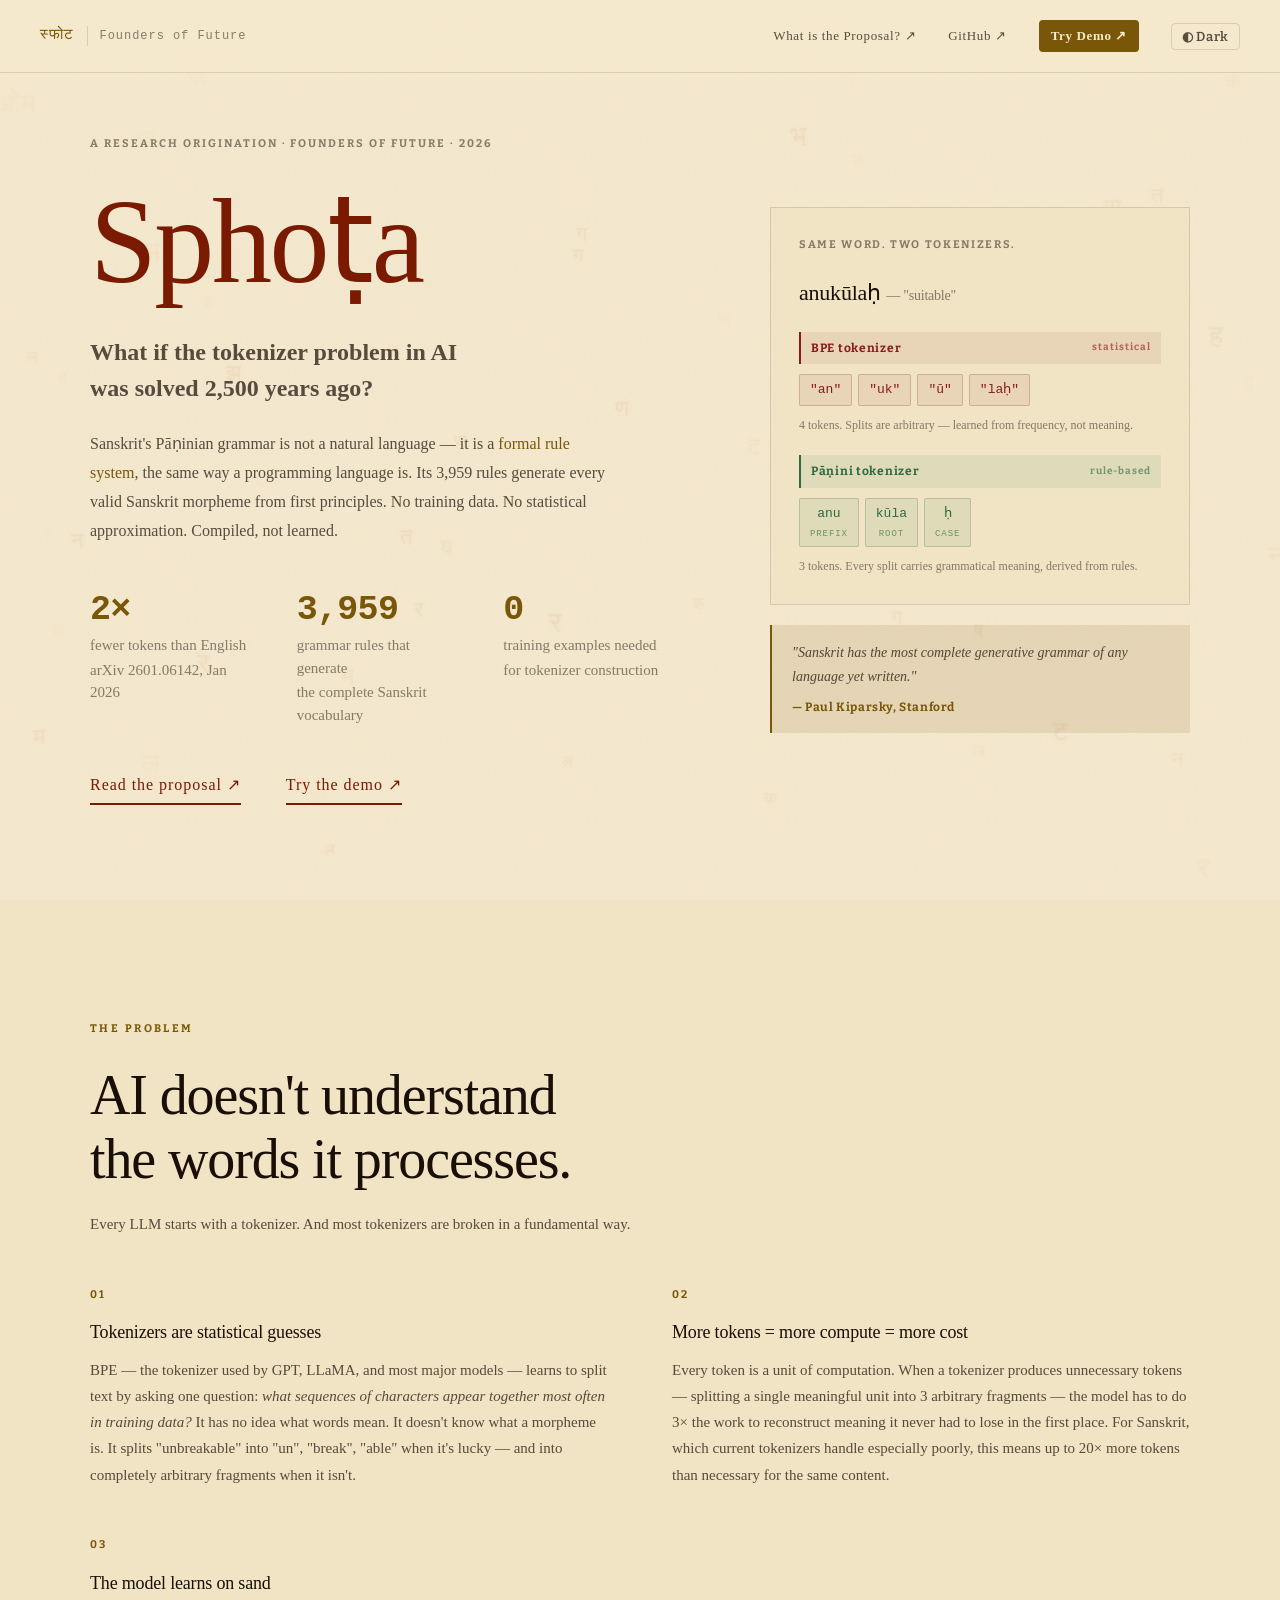
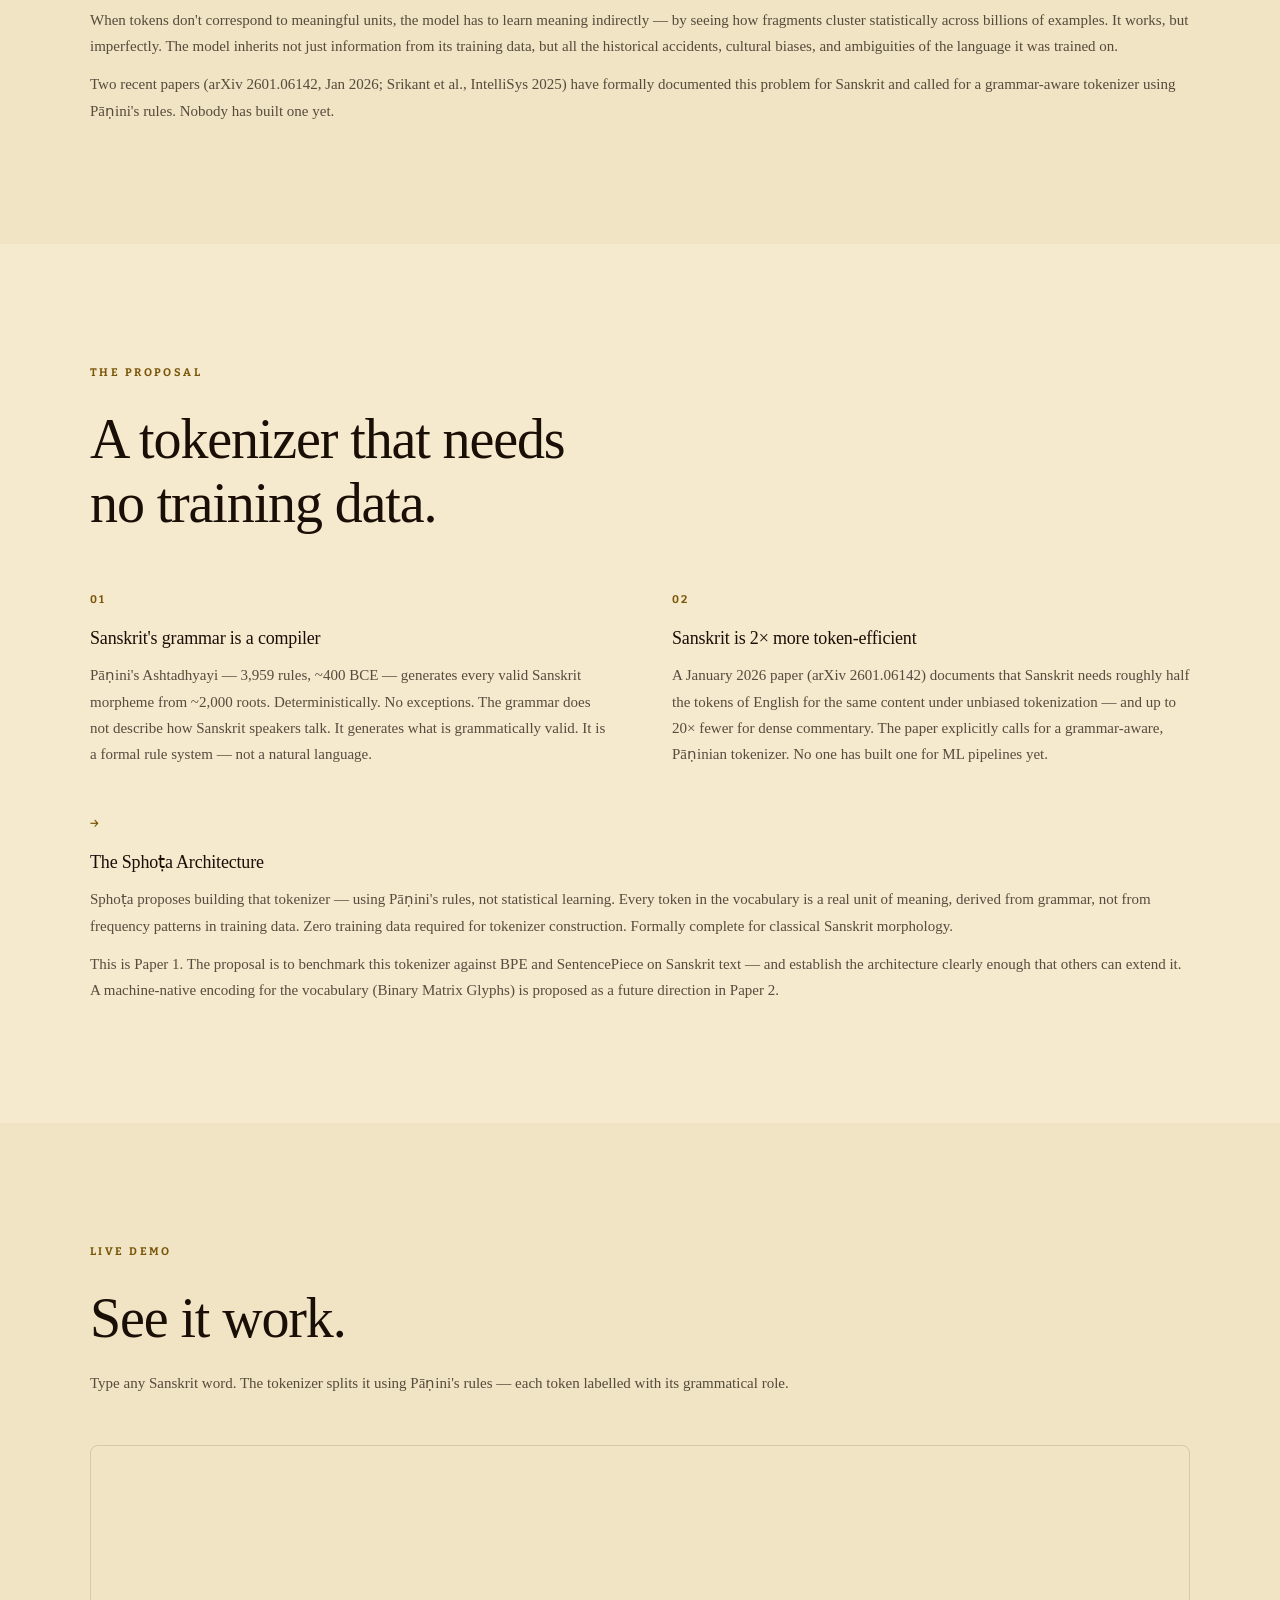
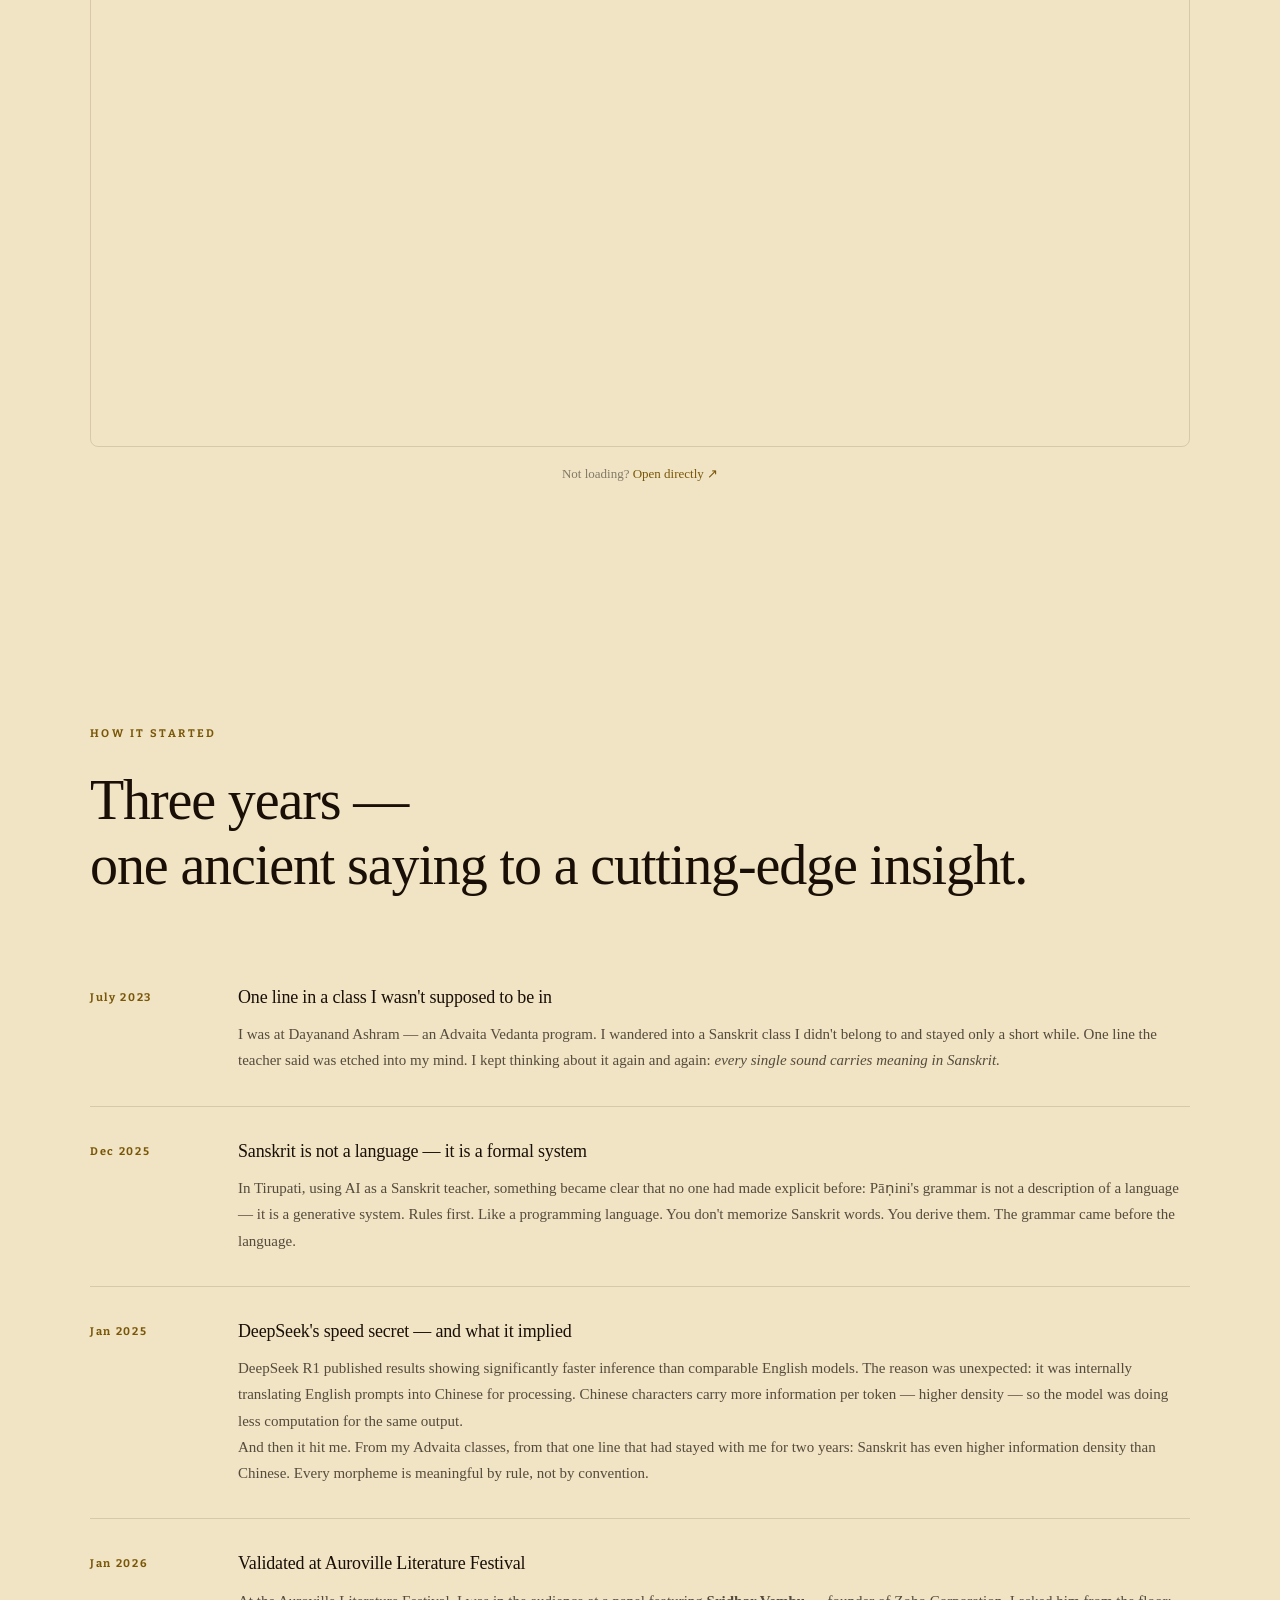
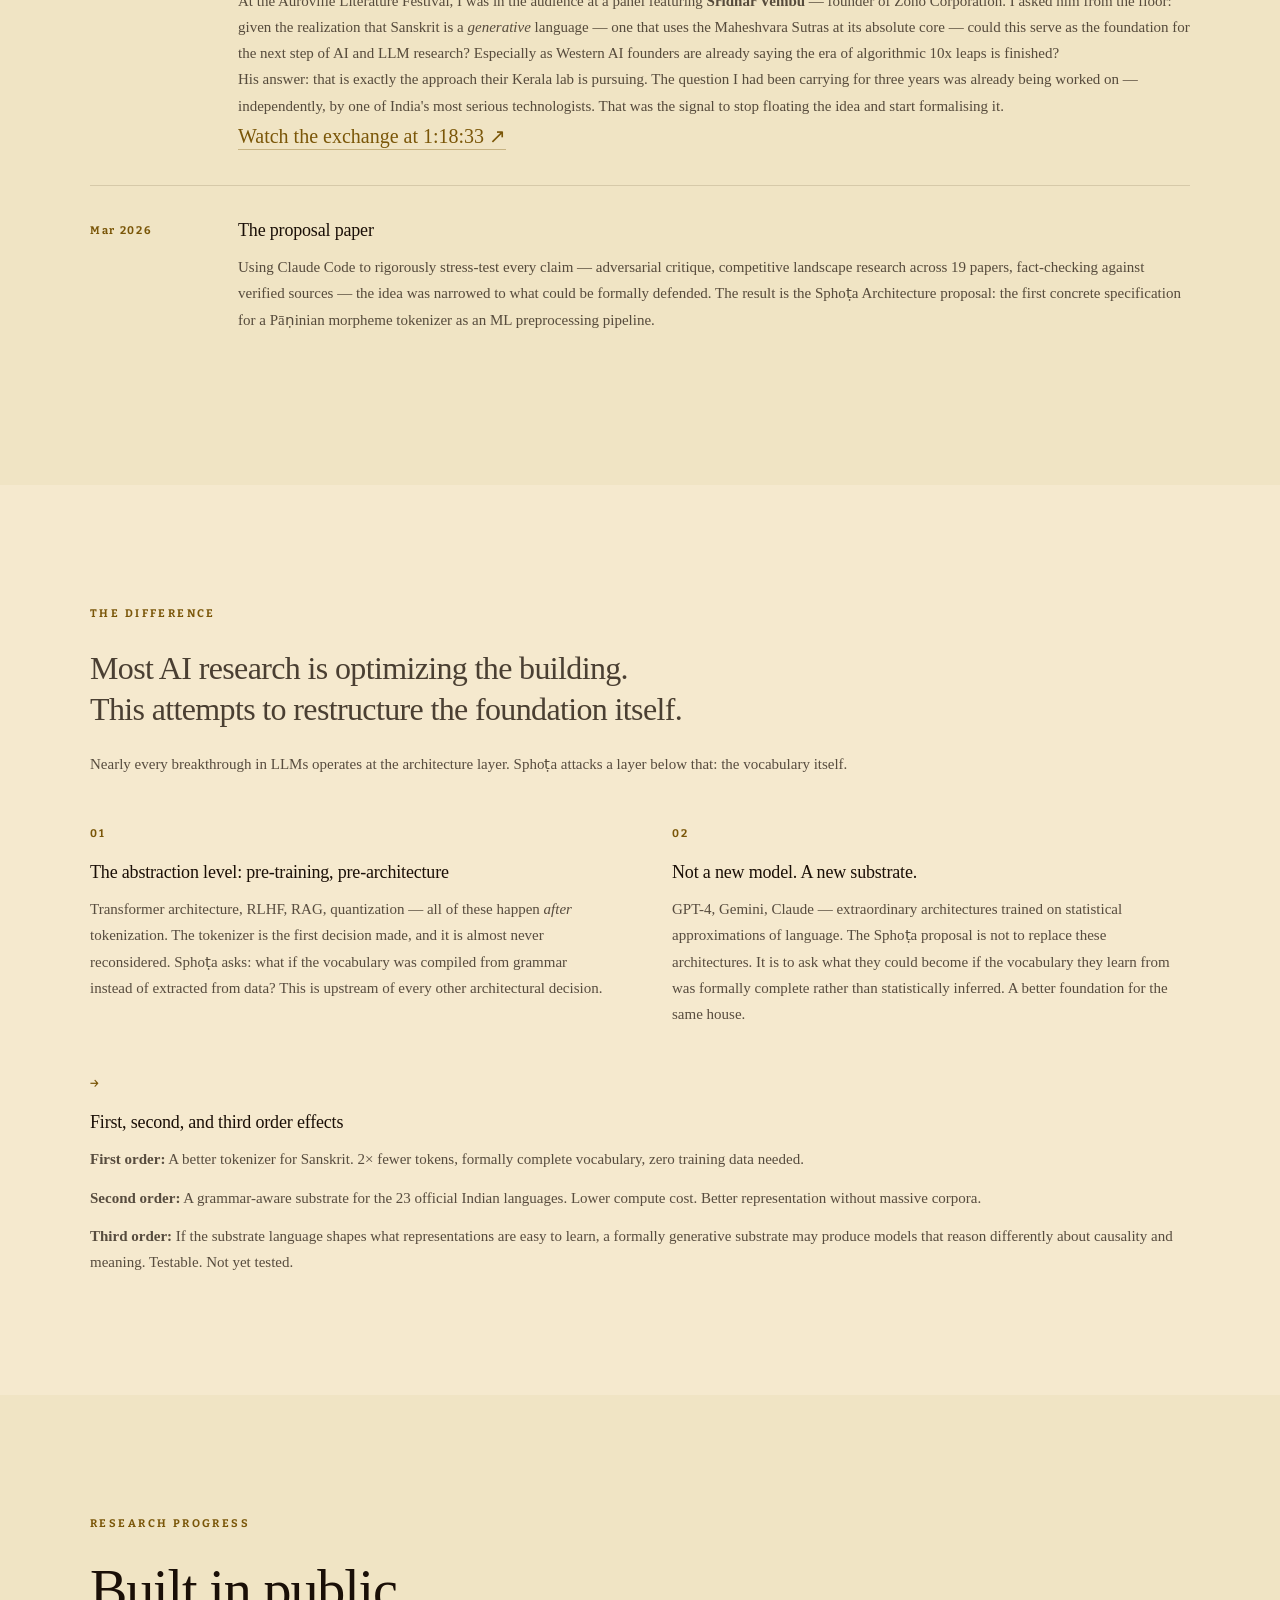
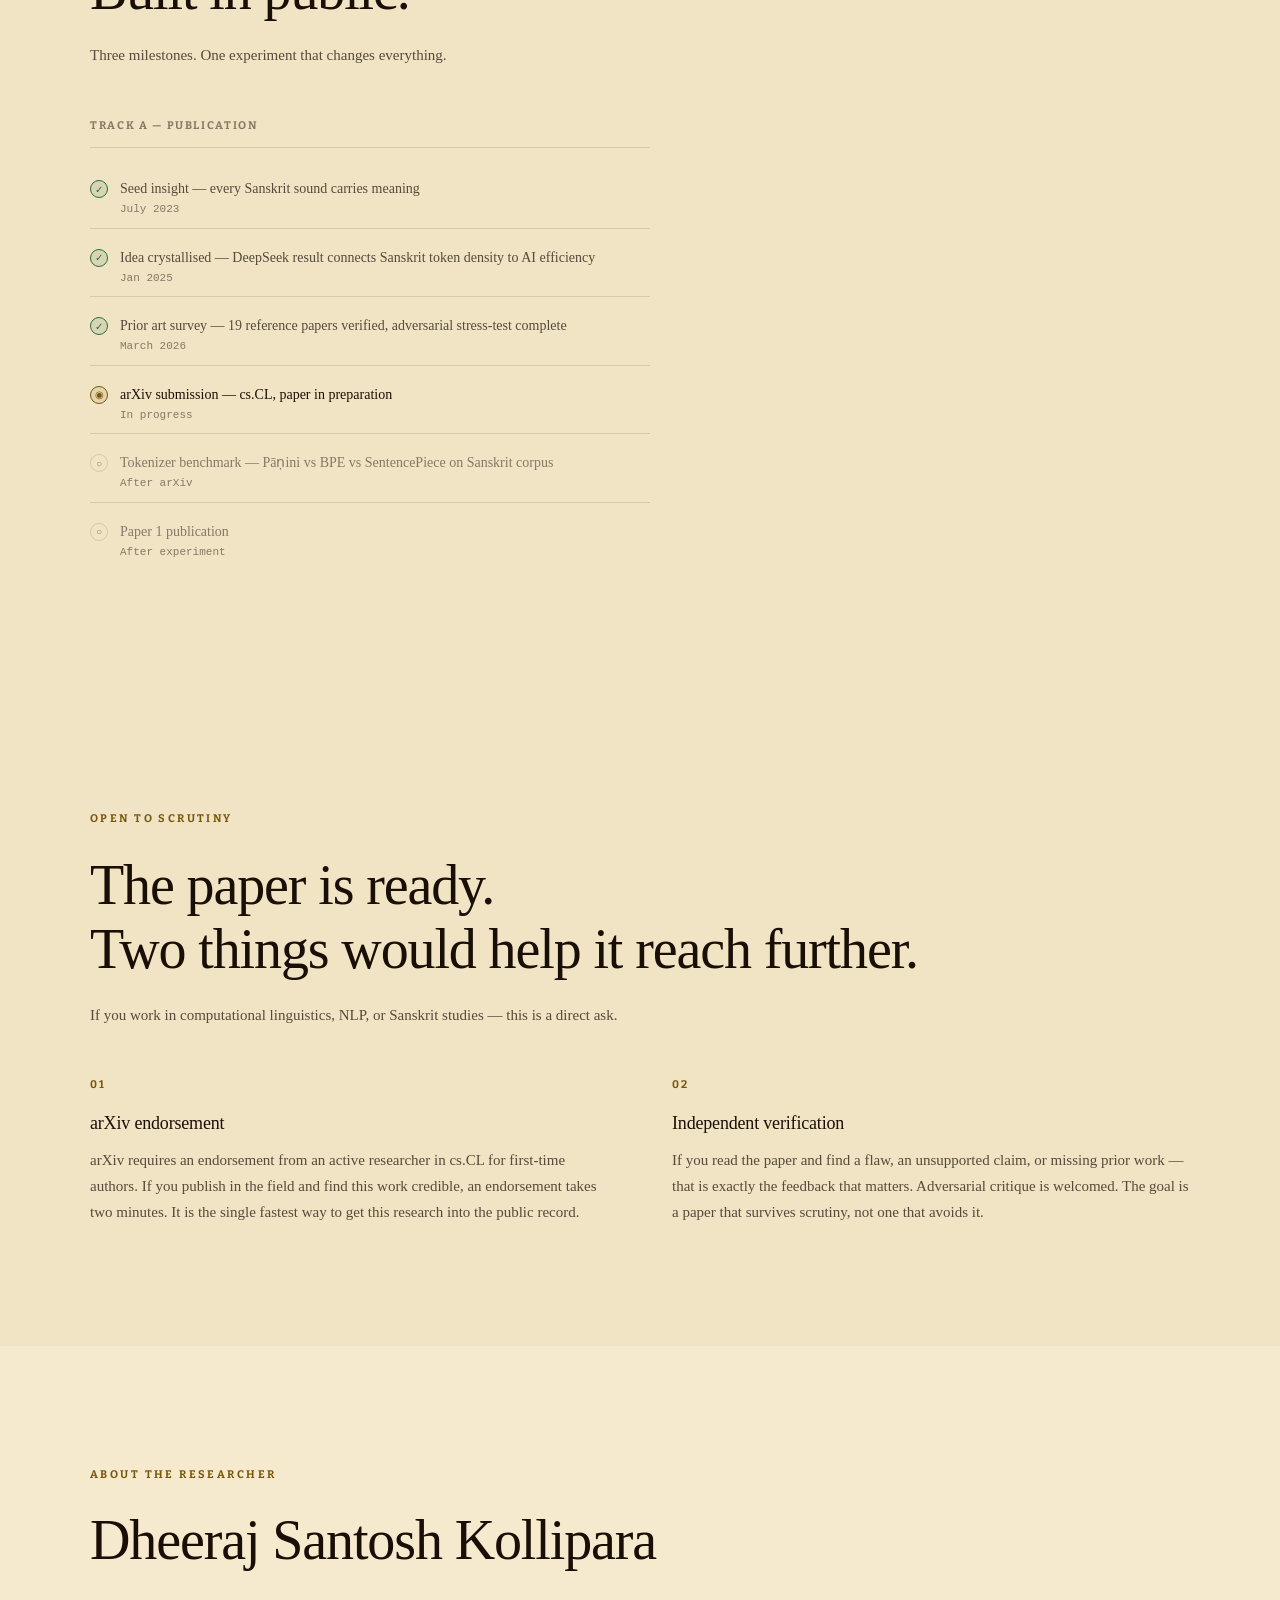
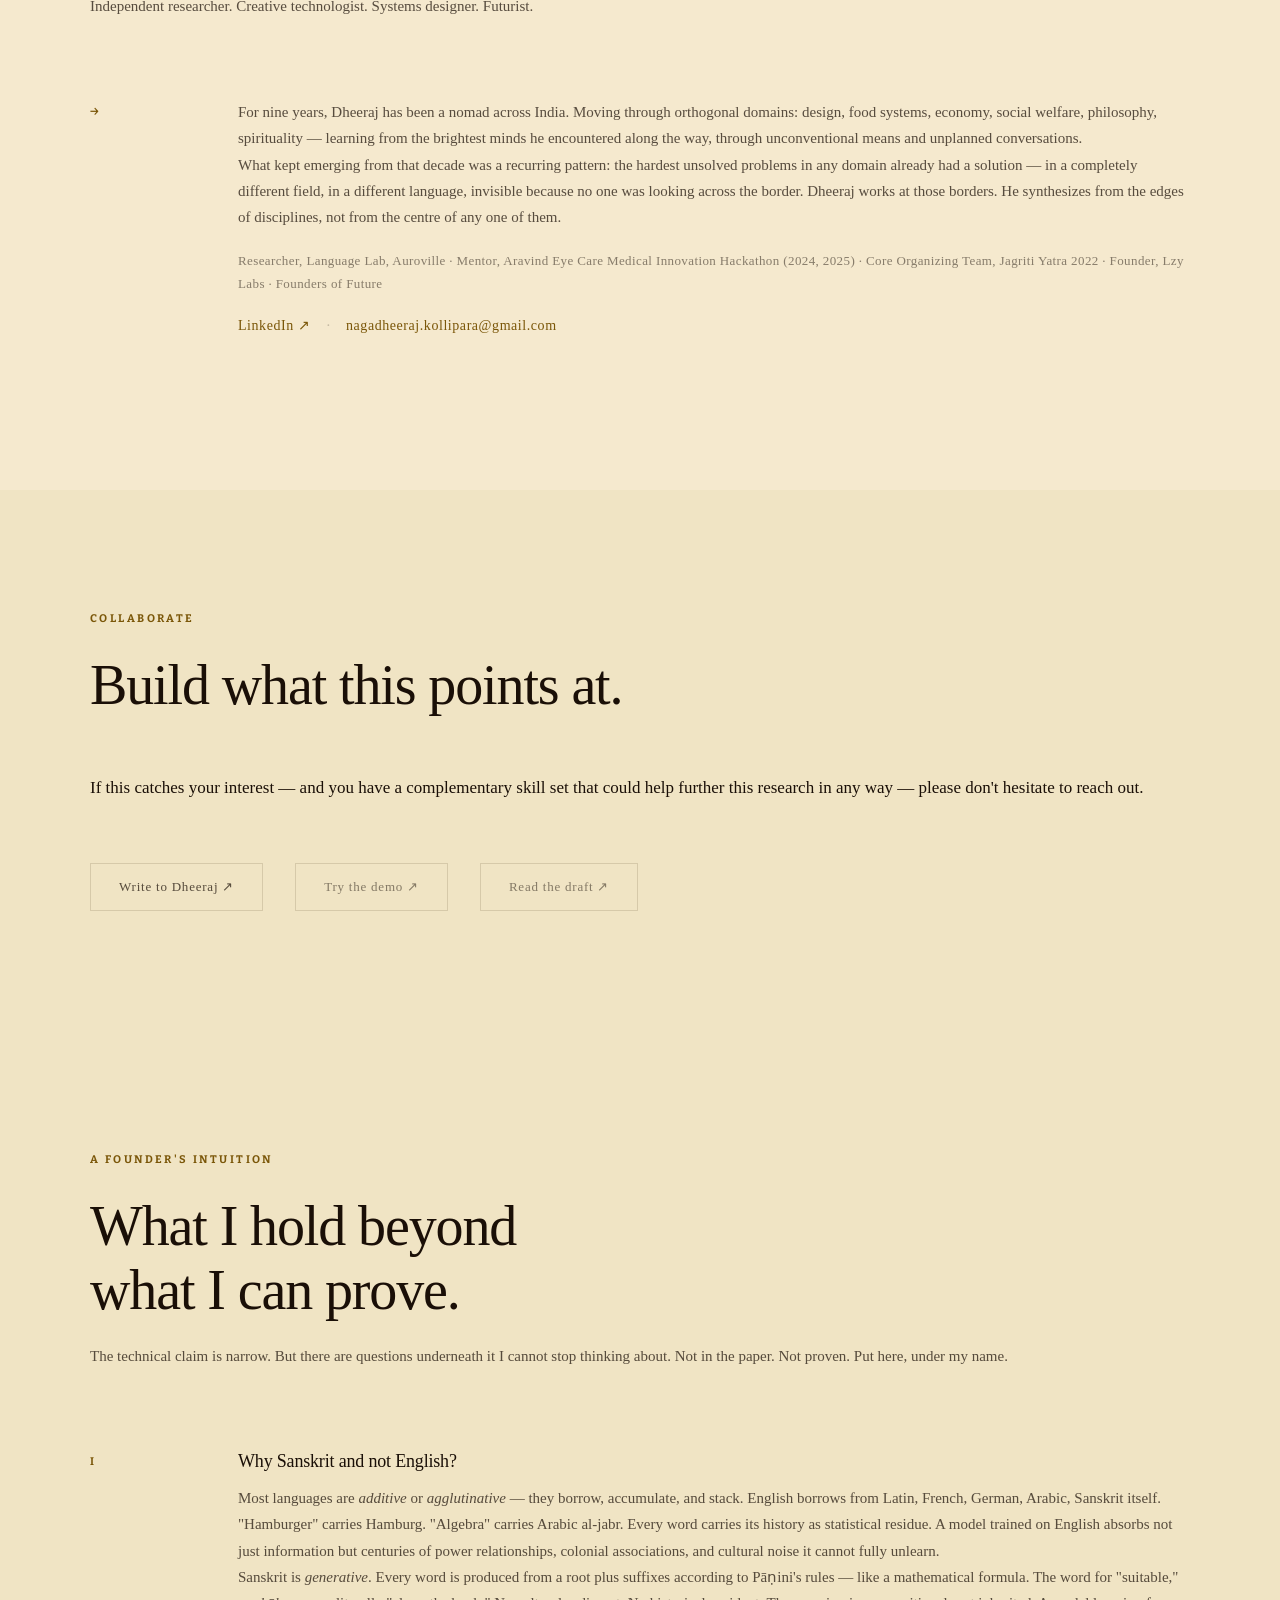
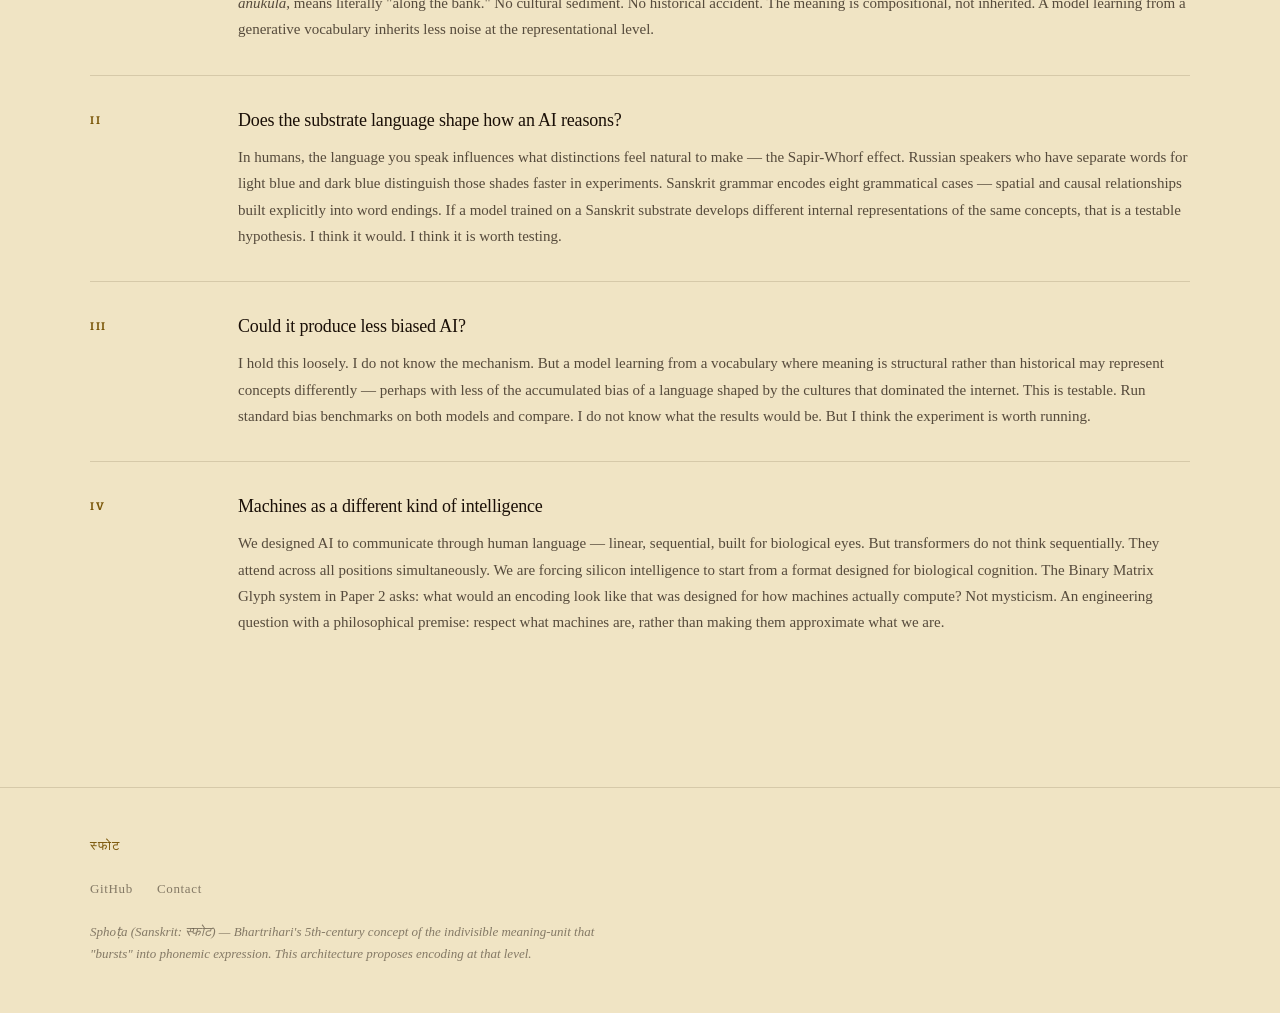
<file: index.html>
<!DOCTYPE html>
<html lang="en">
<head>
  <meta charset="UTF-8" />
  <meta name="viewport" content="width=device-width, initial-scale=1.0" />
  <title>Sphoṭa — A Research Origination</title>
  <link rel="stylesheet" href="style.css" />
</head>
<body>

  <!-- THREE.JS HOOK: replace #canvas-bg with a Three.js scene when ready -->
  <canvas id="canvas-bg"></canvas>

  <div class="grain"></div>

  <nav>
    <div class="nav-brand">
      <span class="nav-glyph">स्फोट</span>
      <span class="nav-org">Founders of Future</span>
    </div>
    <div class="nav-right">
      <button class="nav-hamburger" id="nav-toggle" aria-label="Menu">☰</button>
      <div class="nav-links-group" id="nav-links">
        <a href="proposal.html" class="nav-link">What is the Proposal? ↗</a>
        <a href="https://github.com/lzylabs/sphota-architecture" target="_blank" class="nav-link">GitHub ↗</a>
        <a href="https://huggingface.co/spaces/FoundersOfFuture/sphota-tokenizer" target="_blank" class="nav-link nav-demo">Try Demo ↗</a>
        <button class="theme-toggle" id="theme-toggle" aria-label="Toggle theme">◐ Dark</button>
      </div>
    </div>
  </nav>

  <!-- HERO -->
  <section class="hero">
    <div class="hero-inner">
      <div class="hero-left">
        <p class="eyebrow">A Research Origination · Founders of Future · 2026</p>
        <h1 class="title">Sphoṭa</h1>
        <p class="subtitle">
          What if the tokenizer problem in AI<br/>
          was solved 2,500 years ago?
        </p>
        <p class="thesis">
          Sanskrit's Pāṇinian grammar is not a natural language —
          it is a <em>formal rule system</em>, the same way a programming language is.
          Its 3,959 rules generate every valid Sanskrit morpheme from first principles.
          No training data. No statistical approximation. Compiled, not learned.
        </p>
        <div class="hero-stats">
          <div class="hero-stat">
            <span class="stat-num">2×</span>
            <span class="stat-label">fewer tokens than English<br/><em>arXiv 2601.06142, Jan 2026</em></span>
          </div>
          <div class="hero-stat">
            <span class="stat-num">3,959</span>
            <span class="stat-label">grammar rules that generate<br/><em>the complete Sanskrit vocabulary</em></span>
          </div>
          <div class="hero-stat">
            <span class="stat-num">0</span>
            <span class="stat-label">training examples needed<br/><em>for tokenizer construction</em></span>
          </div>
        </div>
        <a href="proposal.html" class="scroll-cue">Read the proposal ↗</a>
        <a href="https://huggingface.co/spaces/FoundersOfFuture/sphota-tokenizer" target="_blank" class="scroll-cue" style="margin-left: 40px;">Try the demo ↗</a>
      </div>

      <div class="hero-right">
        <div class="token-demo">
          <p class="demo-label">Same word. Two tokenizers.</p>
          <p class="demo-word">anukūlaḥ <span class="demo-meaning">— "suitable"</span></p>

          <div class="demo-col">
            <div class="demo-col-head bad">BPE tokenizer <span>statistical</span></div>
            <div class="demo-tokens">
              <span class="tok bad">"an"</span>
              <span class="tok bad">"uk"</span>
              <span class="tok bad">"ū"</span>
              <span class="tok bad">"laḥ"</span>
            </div>
            <p class="demo-note">4 tokens. Splits are arbitrary — learned from frequency, not meaning.</p>
          </div>

          <div class="demo-col">
            <div class="demo-col-head good">Pāṇini tokenizer <span>rule-based</span></div>
            <div class="demo-tokens">
              <span class="tok good">anu <em>prefix</em></span>
              <span class="tok good">kūla <em>root</em></span>
              <span class="tok good">ḥ <em>case</em></span>
            </div>
            <p class="demo-note">3 tokens. Every split carries grammatical meaning, derived from rules.</p>
          </div>
        </div>

        <blockquote class="hero-quote">
          "Sanskrit has the most complete generative grammar of any language yet written."
          <cite>— Paul Kiparsky, Stanford</cite>
        </blockquote>
      </div>
    </div>
  </section>

  <!-- THE PROBLEM -->
  <section class="section dark" id="problem">
    <div class="container">
      <span class="section-label">The Problem</span>
      <h2>AI doesn't understand<br/>the words it processes.</h2>
      <p class="section-sub">
        Every LLM starts with a tokenizer. And most tokenizers are broken in a fundamental way.
      </p>

      <div class="cards">
        <div class="card">
          <div class="card-num">01</div>
          <h3>Tokenizers are statistical guesses</h3>
          <p>
            BPE — the tokenizer used by GPT, LLaMA, and most major models — learns to split
            text by asking one question: <em>what sequences of characters appear together most
            often in training data?</em> It has no idea what words mean. It doesn't know what
            a morpheme is. It splits "unbreakable" into "un", "break", "able" when it's lucky —
            and into completely arbitrary fragments when it isn't.
          </p>
        </div>

        <div class="card">
          <div class="card-num">02</div>
          <h3>More tokens = more compute = more cost</h3>
          <p>
            Every token is a unit of computation. When a tokenizer produces unnecessary tokens —
            splitting a single meaningful unit into 3 arbitrary fragments — the model has to
            do 3× the work to reconstruct meaning it never had to lose in the first place.
            For Sanskrit, which current tokenizers handle especially poorly, this means up
            to 20× more tokens than necessary for the same content.
          </p>
        </div>

        <div class="card card-wide">
          <div class="card-num">03</div>
          <h3>The model learns on sand</h3>
          <p>
            When tokens don't correspond to meaningful units, the model has to learn meaning
            indirectly — by seeing how fragments cluster statistically across billions of
            examples. It works, but imperfectly. The model inherits not just information
            from its training data, but all the historical accidents, cultural biases,
            and ambiguities of the language it was trained on.
          </p>
          <p>
            Two recent papers (arXiv 2601.06142, Jan 2026; Srikant et al., IntelliSys 2025)
            have formally documented this problem for Sanskrit and called for a grammar-aware
            tokenizer using Pāṇini's rules. Nobody has built one yet.
          </p>
        </div>
      </div>
    </div>
  </section>

  <!-- THE IDEA -->
  <section class="section" id="research">
    <div class="container">
      <span class="section-label">The Proposal</span>
      <h2>A tokenizer that needs<br/>no training data.</h2>

      <div class="cards">
        <div class="card">
          <div class="card-num">01</div>
          <h3>Sanskrit's grammar is a compiler</h3>
          <p>
            Pāṇini's Ashtadhyayi — 3,959 rules, ~400 BCE — generates every valid Sanskrit
            morpheme from ~2,000 roots. Deterministically. No exceptions. The grammar does not
            describe how Sanskrit speakers talk. It generates what is grammatically valid.
            It is a formal rule system — not a natural language.
          </p>
        </div>

        <div class="card">
          <div class="card-num">02</div>
          <h3>Sanskrit is 2× more token-efficient</h3>
          <p>
            A January 2026 paper (arXiv 2601.06142) documents that Sanskrit needs roughly half
            the tokens of English for the same content under unbiased tokenization — and up to
            20× fewer for dense commentary. The paper explicitly calls for a grammar-aware,
            Pāṇinian tokenizer. No one has built one for ML pipelines yet.
          </p>
        </div>

        <div class="card card-wide">
          <div class="card-num">→</div>
          <h3>The Sphoṭa Architecture</h3>
          <p>
            Sphoṭa proposes building that tokenizer — using Pāṇini's rules, not statistical
            learning. Every token in the vocabulary is a real unit of meaning, derived from
            grammar, not from frequency patterns in training data. Zero training data required
            for tokenizer construction. Formally complete for classical Sanskrit morphology.
          </p>
          <p>
            This is Paper 1. The proposal is to benchmark this tokenizer against BPE and
            SentencePiece on Sanskrit text — and establish the architecture clearly enough
            that others can extend it. A machine-native encoding for the vocabulary
            (Binary Matrix Glyphs) is proposed as a future direction in Paper 2.
          </p>
        </div>
      </div>
    </div>
  </section>

  <!-- DEMO -->
  <section class="section dark" id="demo">
    <div class="container">
      <span class="section-label">Live Demo</span>
      <h2>See it work.</h2>
      <p class="section-sub">
        Type any Sanskrit word. The tokenizer splits it using Pāṇini's rules —
        each token labelled with its grammatical role.
      </p>
      <div style="margin-top: 40px; border-radius: 8px; overflow: hidden; border: 1px solid var(--border);">
        <iframe
          src="https://foundersoffuture-sphota-tokenizer.hf.space"
          frameborder="0"
          width="100%"
          height="600"
          style="display: block;"
          title="Sphoṭa Tokenizer Demo"
        ></iframe>
      </div>
      <p style="margin-top: 16px; font-size: 13px; color: var(--text-dimmer); text-align: center;">
        Not loading?
        <a href="https://huggingface.co/spaces/FoundersOfFuture/sphota-tokenizer" target="_blank"
           style="color: var(--accent); text-decoration: none;">Open directly ↗</a>
      </p>
    </div>
  </section>

  <!-- ORIGIN STORY -->
  <section class="section dark" id="origin">
    <div class="container">
      <span class="section-label">How It Started</span>
      <h2>Three years —<br/>one ancient saying to a cutting-edge insight.</h2>

      <div class="story-steps">
        <div class="story-step">
          <div class="step-num">July 2023</div>
          <div class="step-body">
            <h3>One line in a class I wasn't supposed to be in</h3>
            <p>
              I was at Dayanand Ashram — an Advaita Vedanta program.
              I wandered into a Sanskrit class I didn't belong to and stayed only a short while.
              One line the teacher said was etched into my mind. I kept thinking about it again
              and again: <em>every single sound carries meaning in Sanskrit.</em>
            </p>
          </div>
        </div>

        <div class="story-step">
          <div class="step-num">Dec 2025</div>
          <div class="step-body">
            <h3>Sanskrit is not a language — it is a formal system</h3>
            <p>
              In Tirupati, using AI as a Sanskrit teacher, something became clear that no one had made explicit before: Pāṇini's grammar is not a description of a language — it is a generative system. Rules first. Like a programming language. You don't memorize Sanskrit words. You derive them. The grammar came before the language.
            </p>
          </div>
        </div>

        <div class="story-step">
          <div class="step-num">Jan 2025</div>
          <div class="step-body">
            <h3>DeepSeek's speed secret — and what it implied</h3>
            <p>
              DeepSeek R1 published results showing significantly faster inference than comparable English models. The reason was unexpected: it was internally translating English prompts into Chinese for processing. Chinese characters carry more information per token — higher density — so the model was doing less computation for the same output.
            </p>
            <p>
              And then it hit me. From my Advaita classes, from that one line that had stayed with me for two years: Sanskrit has even higher information density than Chinese. Every morpheme is meaningful by rule, not by convention.
            </p>
          </div>
        </div>

        <div class="story-step">
          <div class="step-num">Jan 2026</div>
          <div class="step-body">
            <h3>Validated at Auroville Literature Festival</h3>
            <p>
              At the Auroville Literature Festival, I was in the audience at a panel featuring <strong>Sridhar Vembu</strong> — founder of Zoho Corporation. I asked him from the floor: given the realization that Sanskrit is a <em>generative</em> language —
              one that uses the Maheshvara Sutras at its absolute core — could this serve as
              the foundation for the next step of AI and LLM research? Especially as
              Western AI founders are already saying the era of algorithmic 10x leaps is finished?
            </p>
            <p>
              His answer: that is exactly the approach their Kerala lab is pursuing.
              The question I had been carrying for three years was already being worked on —
              independently, by one of India's most serious technologists.
              That was the signal to stop floating the idea and start formalising it.
            </p>
            <a href="https://youtu.be/uBN-KmPW50M?t=4712" target="_blank" class="story-link">
              Watch the exchange at 1:18:33 ↗
            </a>
          </div>
        </div>

        <div class="story-step">
          <div class="step-num">Mar 2026</div>
          <div class="step-body">
            <h3>The proposal paper</h3>
            <p>
              Using Claude Code to rigorously stress-test every claim — adversarial critique,
              competitive landscape research across 19 papers, fact-checking against verified
              sources — the idea was narrowed to what could be formally defended.
              The result is the Sphoṭa Architecture proposal: the first concrete specification
              for a Pāṇinian morpheme tokenizer as an ML preprocessing pipeline.
            </p>
          </div>
        </div>
      </div>
    </div>
  </section>

  <!-- WHY DIFFERENT -->
  <section class="section" id="why-different">
    <div class="container">
      <span class="section-label" data-i18n="diff-label">The Difference</span>
      <h2 style="font-size: clamp(20px, 3vw, 32px); color: var(--text-light); margin-bottom: 56px; line-height: 1.3;" data-i18n="diff-heading">Most AI research is optimizing the building.<br/>This attempts to restructure the foundation itself.</h2>
      <p class="section-sub" data-i18n="diff-sub">
        Nearly every breakthrough in LLMs — better attention, bigger context windows,
        faster inference — operates at the architecture layer. Sphoṭa attacks a layer below that:
        the vocabulary itself.
      </p>

      <div class="cards">
        <div class="card">
          <div class="card-num">01</div>
          <h3 data-i18n="diff-c1-h">The abstraction level: pre-training, pre-architecture</h3>
          <p data-i18n="diff-c1-p">
            Transformer architecture, RLHF, RAG, quantization — all of these happen
            <em>after</em> tokenization. The tokenizer is the first decision made,
            and it is almost never reconsidered. Sphoṭa asks: what if the vocabulary
            was compiled from grammar instead of extracted from data? This is upstream
            of every other architectural decision.
          </p>
        </div>

        <div class="card">
          <div class="card-num">02</div>
          <h3 data-i18n="diff-c2-h">Not a new model. A new substrate.</h3>
          <p data-i18n="diff-c2-p">
            GPT-4, Gemini, Claude — extraordinary architectures trained on statistical
            approximations of language. The Sphoṭa proposal is not to replace these architectures.
            It is to ask what they could become if the vocabulary they learn from was formally
            complete rather than statistically inferred. A better foundation for the same house.
          </p>
        </div>

        <div class="card card-wide">
          <div class="card-num">→</div>
          <h3 data-i18n="diff-c3-h">First, second, and third order effects</h3>
          <p><strong data-i18n="diff-first">First order:</strong> <span data-i18n="diff-first-p">A better tokenizer for Sanskrit. 2× fewer tokens, formally complete vocabulary, zero training data needed.</span></p>
          <p><strong data-i18n="diff-second">Second order:</strong> <span data-i18n="diff-second-p">A grammar-aware substrate for the 23 official Indian languages — most morphologically rich like Sanskrit. Lower compute cost. Better representation without massive corpora. A model that understands word structure the way a grammarian does.</span></p>
          <p><strong data-i18n="diff-third">Third order:</strong> <span data-i18n="diff-third-p">If the substrate language shapes what representations are easy to learn — an open question with real experimental support in human cognition — then a formally generative substrate may produce models that reason differently about causality, relationship, and meaning. This is testable. The experiment has not been run.</span></p>
        </div>
      </div>
    </div>
  </section>

  <!-- PROGRESS LOG -->
  <section class="section dark" id="progress">
    <div class="container">
      <span class="section-label">Research Progress</span>
      <h2>Built in public.</h2>
      <p class="section-sub">
        Three milestones. One experiment that changes everything.
      </p>

      <div class="tracks" style="grid-template-columns: 1fr; max-width: 560px;">
        <div class="track">
          <div class="track-label">Track A — Publication</div>
          <div id="track-a" class="track-items"></div>
        </div>
      </div>
    </div>
  </section>

  <!-- OPEN TO SCRUTINY -->
  <section class="section dark" id="seeking-review">
    <div class="container">
      <span class="section-label">Open to Scrutiny</span>
      <h2>The paper is ready.<br/>Two things would help it reach further.</h2>
      <p class="section-sub">
        If you work in computational linguistics, NLP, or Sanskrit studies — this is a direct ask.
      </p>
      <div class="cards">
        <div class="card">
          <div class="card-num">01</div>
          <h3>arXiv endorsement</h3>
          <p>
            arXiv requires an endorsement from an active researcher in cs.CL for first-time authors.
            If you publish in the field and find this work credible, an endorsement takes two minutes.
            It is the single fastest way to get this research into the public record.
          </p>
        </div>
        <div class="card">
          <div class="card-num">02</div>
          <h3>Independent verification</h3>
          <p>
            If you read the paper and find a flaw, an unsupported claim, or missing prior work —
            that is exactly the feedback that matters. Adversarial critique is welcomed.
            The goal is a paper that survives scrutiny, not one that avoids it.
          </p>
        </div>
      </div>
    </div>
  </section>

  <!-- ABOUT -->
  <section class="section" id="about">
    <div class="container">
      <span class="section-label">About the Researcher</span>
      <h2>Dheeraj Santosh Kollipara</h2>
      <p class="section-sub">
        Independent researcher. Creative technologist. Systems designer. Futurist.
      </p>

      <div class="story-steps">
        <div class="story-step">
          <div class="step-num">→</div>
          <div class="step-body" style="font-size: 16px; line-height: 1.85;">
            <p>
              For nine years, Dheeraj has been a nomad across India.
              Moving through orthogonal domains: design, food systems, economy, social welfare,
              philosophy, spirituality — learning from the brightest minds he encountered along the way,
              through unconventional means and unplanned conversations.
            </p>
            <p>
              What kept emerging from that decade was a recurring pattern: the hardest unsolved
              problems in any domain already had a solution — in a completely different field,
              in a different language, invisible because no one was looking across the border.
              Dheeraj works at those borders. He synthesizes from the edges of disciplines, not
              from the centre of any one of them.
            </p>

            <p class="story-meta" style="margin-top: 20px; font-size: 13px; color: var(--text-dimmer); letter-spacing: 0.03em;">
              Researcher, Language Lab, Auroville ·
              Mentor, Aravind Eye Care Medical Innovation Hackathon (2024, 2025) ·
              Core Organizing Team, Jagriti Yatra 2022 ·
              Founder, Lzy Labs · Founders of Future
            </p>
            <p style="margin-top: 16px;">
              <a href="https://www.linkedin.com/in/lzylad/" target="_blank"
                 style="color: var(--accent); text-decoration: none; font-size: 14px; letter-spacing: 0.04em;">
                LinkedIn ↗
              </a>
              <span style="margin: 0 12px; opacity: 0.3;">·</span>
              <a href="mailto:nagadheeraj.kollipara@gmail.com"
                 style="color: var(--accent); text-decoration: none; font-size: 14px; letter-spacing: 0.04em;">
                nagadheeraj.kollipara@gmail.com
              </a>
            </p>
          </div>
        </div>
      </div>
    </div>
  </section>

  <!-- COLLABORATE -->
  <section class="section dark" id="collaborate">
    <div class="container">
      <span class="section-label" data-i18n="collab-label">Collaborate</span>
      <h2 data-i18n="collab-heading">Build what this points at.</h2>
      <p class="collab-ask" data-i18n="collab-ask">
        If this catches your interest — and you have a complementary skill set that could
        help further this research in any way — please don't hesitate to reach out.
      </p>
      <div class="collab-links">
        <a href="mailto:contact@lzylabs.in" class="btn">Write to Dheeraj ↗</a>
        <a href="https://huggingface.co/spaces/FoundersOfFuture/sphota-tokenizer" target="_blank" class="btn btn-ghost" style="margin-left: 8px;">Try the demo ↗</a>
        <a href="https://github.com/lzylabs/sphota-architecture" target="_blank" class="btn btn-ghost" style="margin-left: 8px;">Read the draft ↗</a>
      </div>
    </div>
  </section>

  <!-- FOUNDER'S INTUITION -->
  <section class="section dark" id="intuition">
    <div class="container" style="font-size: 23px;">
      <span class="section-label" data-i18n="intuition-label">A Founder's Intuition</span>
      <h2 data-i18n="intuition-heading">What I hold beyond<br/>what I can prove.</h2>
      <p class="section-sub" data-i18n="intuition-sub">
        The technical claim in this paper is narrow. I want it to be narrow —
        precision is how you earn the right to say something in a field full of noise.
        But there are questions underneath it I cannot stop thinking about.
        They are not in the paper. They are not proven. I put them here, under my name.
      </p>

      <div class="story-steps">
        <div class="story-step">
          <div class="step-num">I</div>
          <div class="step-body">
            <h3 data-i18n="intuition-1-h">Why Sanskrit and not English or any other language?</h3>
            <p data-i18n="intuition-1-p1">
              Most languages are <em>additive</em> or <em>agglutinative</em> — they borrow, accumulate,
              and stack. English borrows from Latin, French, German, Arabic, Sanskrit itself.
              "Hamburger" carries Hamburg. "Algebra" carries Arabic al-jabr. Every word
              carries its history as statistical residue. A model trained on English
              absorbs not just information but centuries of power relationships, colonial
              associations, and cultural noise it cannot fully unlearn.
            </p>
            <p data-i18n="intuition-1-p2">
              Sanskrit is <em>generative</em>. Every word is produced from a root plus suffixes
              according to Pāṇini's rules — like a mathematical formula.
              The word for "suitable," <em>anukūla</em>, means literally "along the bank."
              No cultural sediment. No historical accident. The meaning is compositional, not inherited.
              A model learning from a generative vocabulary inherits less noise at the representational level.
            </p>
          </div>
        </div>

        <div class="story-step">
          <div class="step-num">II</div>
          <div class="step-body">
            <h3 data-i18n="intuition-2-h">Does the substrate language shape how an AI reasons?</h3>
            <p data-i18n="intuition-2-p">
              In humans, the language you speak influences what distinctions feel natural to make —
              the Sapir-Whorf effect. Russian speakers who have separate words for light blue
              and dark blue distinguish those shades faster in experiments.
              Sanskrit grammar encodes eight grammatical cases — spatial and causal relationships
              built explicitly into word endings. If a model trained on a Sanskrit substrate
              develops different internal representations of the same concepts, that is a testable
              hypothesis. I think it would. I think it is worth testing.
            </p>
          </div>
        </div>

        <div class="story-step">
          <div class="step-num">III</div>
          <div class="step-body">
            <h3 data-i18n="intuition-3-h">Could it produce less biased AI?</h3>
            <p data-i18n="intuition-3-p">
              I hold this loosely. I do not know the mechanism. But a model learning from a
              vocabulary where meaning is structural rather than historical may represent
              concepts differently — perhaps with less of the accumulated bias of a language
              shaped by the cultures that dominated the internet.
              This is testable. Run standard bias benchmarks on both models and compare.
              I do not know what the results would be. But I think the experiment is worth running.
            </p>
          </div>
        </div>

        <div class="story-step">
          <div class="step-num">IV</div>
          <div class="step-body">
            <h3 data-i18n="intuition-4-h">Machines as a different kind of intelligence</h3>
            <p data-i18n="intuition-4-p">
              We designed AI to communicate through human language — linear, sequential,
              built for biological eyes. But transformers do not think sequentially.
              They attend across all positions simultaneously. We are forcing silicon intelligence
              to start from a format designed for biological cognition.
              The Binary Matrix Glyph system in Paper 2 asks: what would an encoding look like
              that was designed for how machines actually compute?
              Not mysticism. An engineering question with a philosophical premise:
              respect what machines are, rather than making them approximate what we are.
            </p>
          </div>
        </div>
      </div>
    </div>
  </section>

  <!-- FOOTER -->
  <footer>
    <div class="container footer-inner">
      <span class="footer-glyph">स्फोट</span>
      <div class="footer-links">
        <a href="https://github.com/lzylabs/sansqrit" target="_blank">GitHub</a>
        <a href="mailto:contact@lzylabs.in">Contact</a>
      </div>
      <p class="footer-note">
        Sphoṭa (Sanskrit: स्फोट) — Bhartrihari's 5th-century concept of the
        indivisible meaning-unit that "bursts" into phonemic expression.
        This architecture proposes encoding at that level.
      </p>
    </div>
  </footer>

  <script src="script.js"></script>
</body>
</html>
</file>
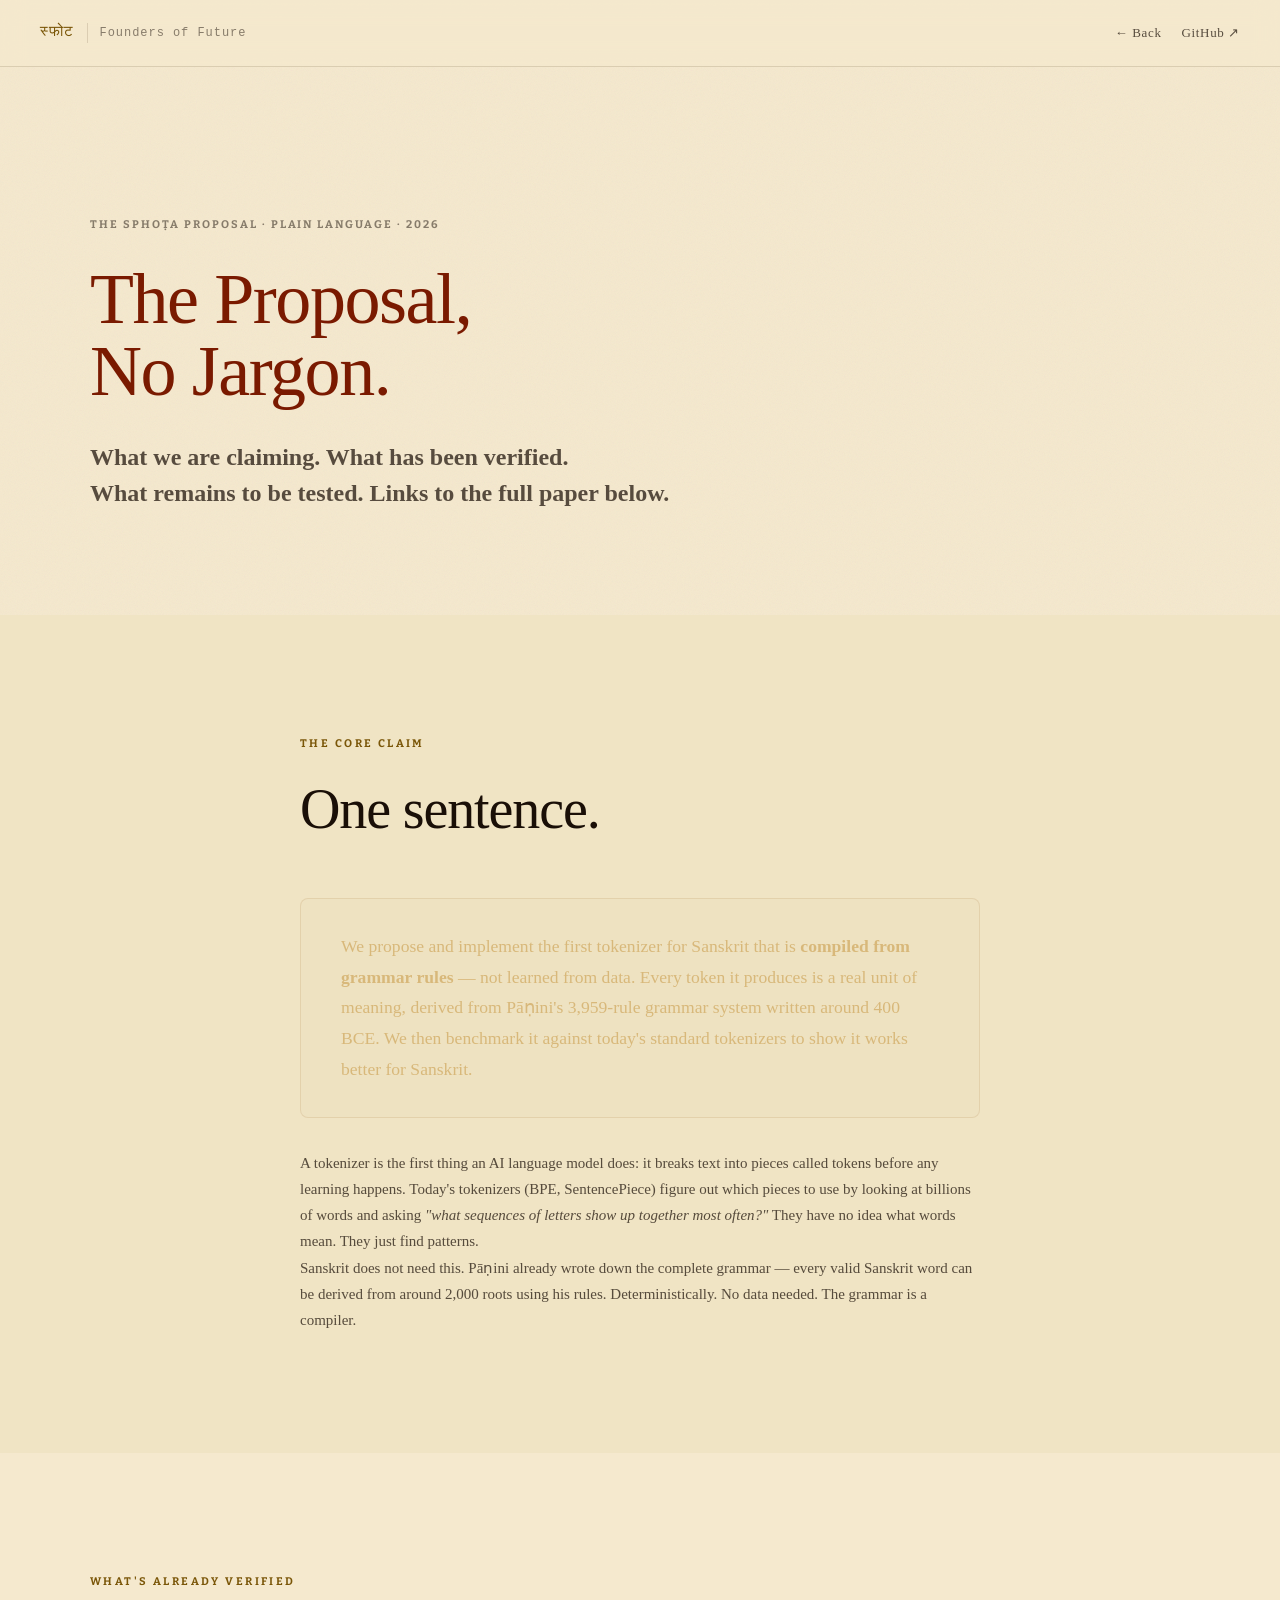
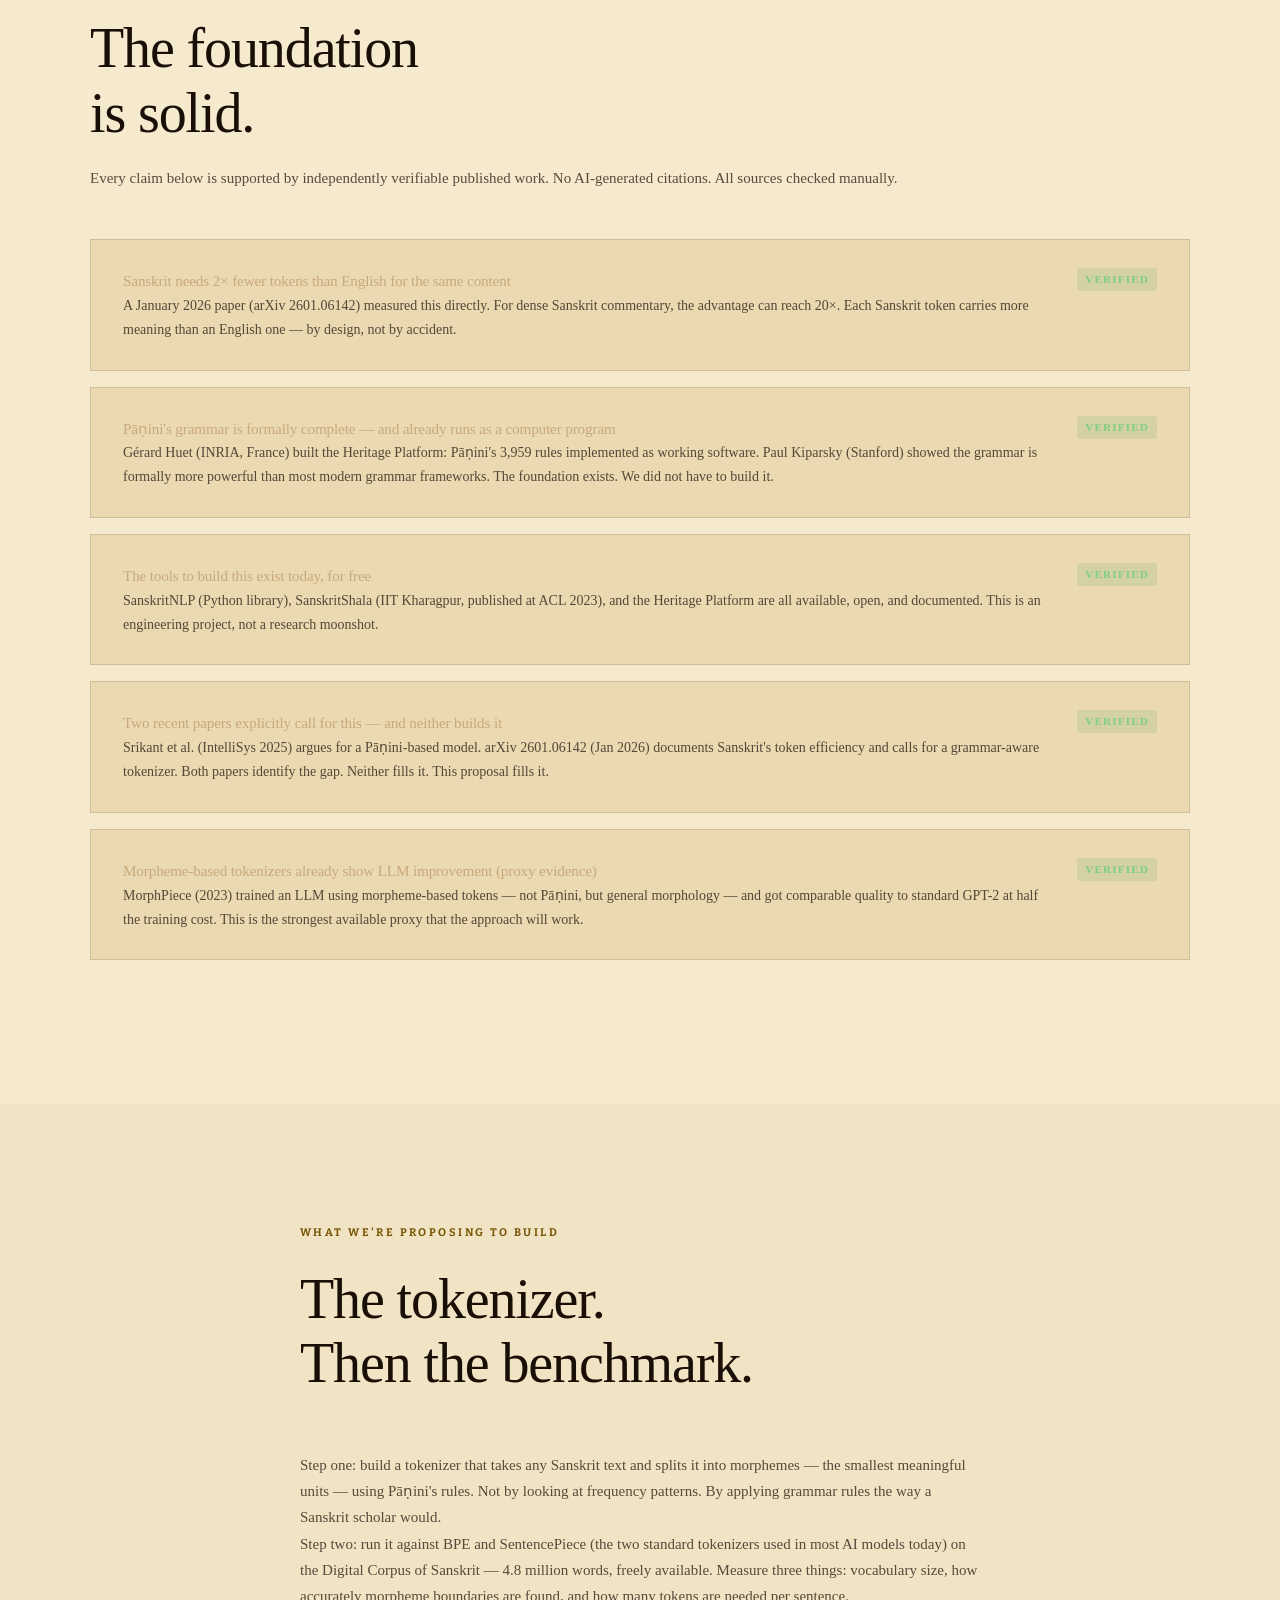
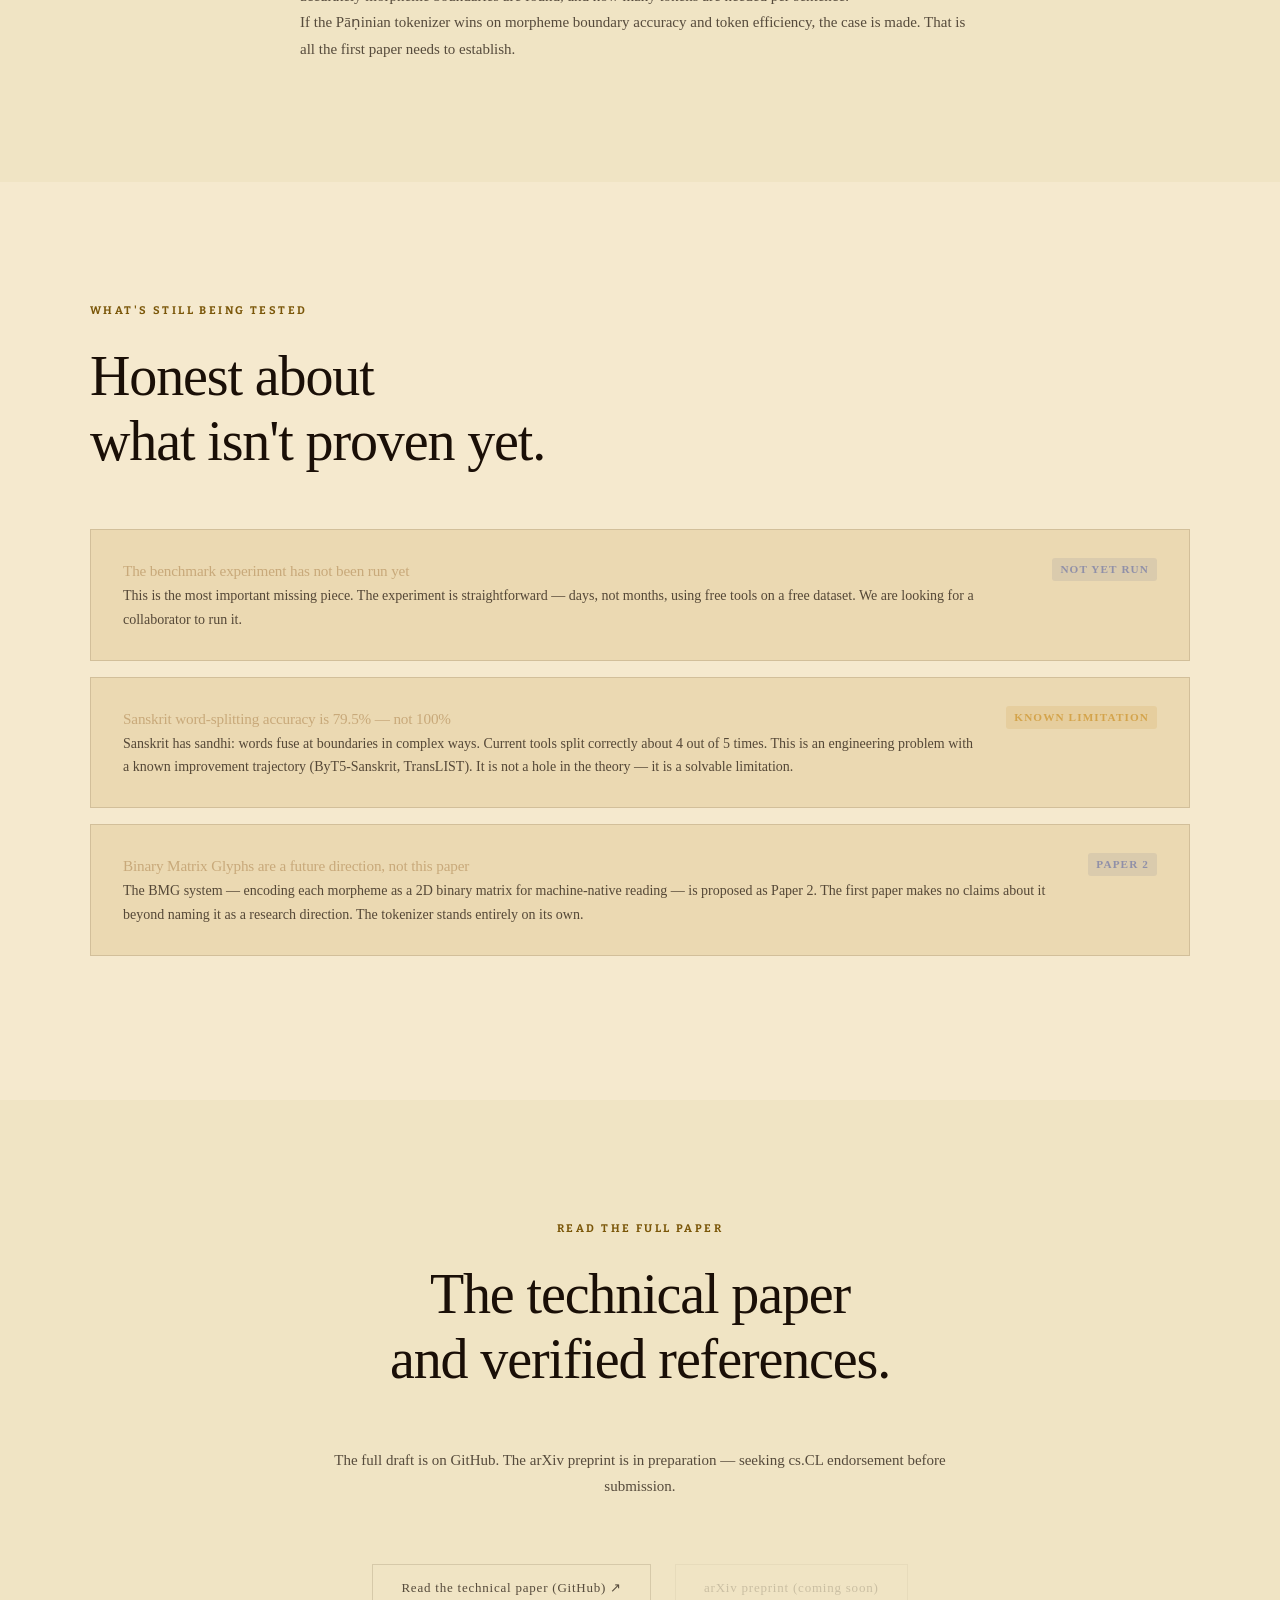
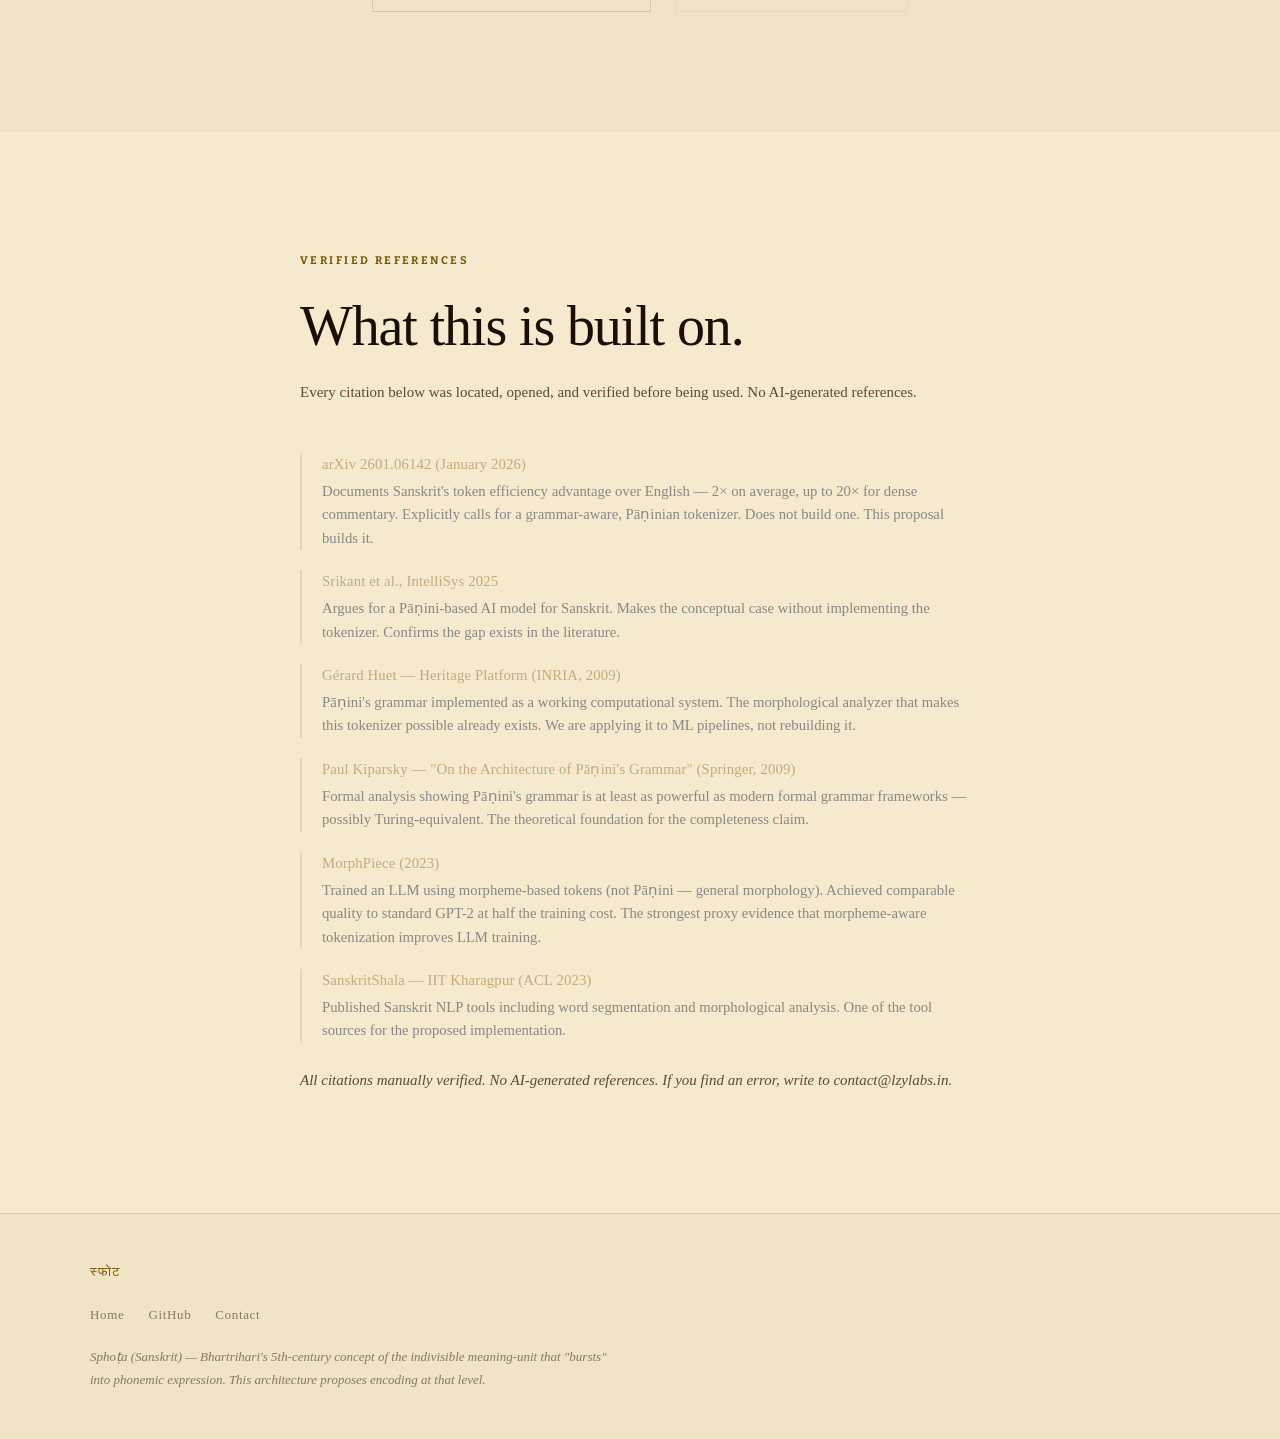
<file: paper.html>
<!DOCTYPE html>
<html lang="en">
<head>
  <meta charset="UTF-8" />
  <meta name="viewport" content="width=device-width, initial-scale=1.0" />
  <title>The Sphoṭa Proposal — Plain Language</title>
  <link rel="stylesheet" href="style.css" />
  <style>
    .btn-disabled {
      opacity: 0.35;
      cursor: not-allowed;
      pointer-events: none;
    }
    .references-list {
      list-style: none;
      padding: 0;
      display: flex;
      flex-direction: column;
      gap: 1.25rem;
    }
    .references-list li {
      border-left: 2px solid rgba(200,169,122,0.3);
      padding-left: 1.25rem;
      color: #888;
      font-size: 0.92rem;
      line-height: 1.6;
    }
    .references-list li strong {
      color: #c8a97a;
      display: block;
      margin-bottom: 0.2rem;
    }
    .verified-note {
      margin-top: 1.5rem;
      font-size: 0.8rem;
      color: rgba(200,169,122,0.45);
      font-style: italic;
    }
    .claim-box {
      border: 1px solid rgba(200,169,122,0.3);
      border-radius: 8px;
      padding: 2rem 2.5rem;
      background: rgba(200,169,122,0.04);
      margin: 2rem 0;
    }
    .claim-box p {
      font-size: 1.1rem;
      line-height: 1.75;
      color: #d8b87a;
      margin: 0;
    }
    .proven-badge {
      display: inline-block;
      font-size: 0.7rem;
      font-weight: 700;
      letter-spacing: 0.1em;
      text-transform: uppercase;
      padding: 2px 8px;
      border-radius: 3px;
      margin-left: 0.5rem;
      vertical-align: middle;
    }
    .proven-badge.verified { background: rgba(80,160,80,0.15); color: #7ecf7e; }
    .proven-badge.partial  { background: rgba(200,140,40,0.15); color: #d4a44c; }
    .proven-badge.untested { background: rgba(120,120,140,0.15); color: #9090a8; }
    .status-row {
      display: flex;
      flex-direction: column;
      gap: 1rem;
      margin: 1.5rem 0;
    }
    .status-item {
      display: grid;
      grid-template-columns: 1fr auto;
      gap: 1rem;
      align-items: start;
      padding: 1rem 1.25rem;
      border-radius: 6px;
      background: rgba(255,255,255,0.02);
      border: 1px solid rgba(255,255,255,0.05);
    }
    .status-item p { margin: 0.25rem 0 0; font-size: 0.88rem; color: #888; line-height: 1.5; }
    .status-item h4 { margin: 0; font-size: 0.95rem; color: #c8a97a; font-weight: 500; }
  </style>
</head>
<body>

  <div class="grain"></div>

  <nav>
    <div class="nav-brand">
      <span class="nav-glyph">&#x0938;&#x094D;&#x092B;&#x094B;&#x091F;</span>
      <span class="nav-org">Founders of Future</span>
    </div>
    <div class="nav-right">
      <div class="lang-switcher" role="navigation" aria-label="Language">
        <button class="lang-btn active" data-lang="en">EN</button>
        <button class="lang-btn" data-lang="hi">&#x939;&#x93F;</button>
        <button class="lang-btn" data-lang="ta">&#xBA4;</button>
        <button class="lang-btn" data-lang="te">&#x0C24;&#x0C46;</button>
      </div>
      <a href="index.html" class="nav-link">&#x2190; Back</a>
      <a href="https://github.com/lzylabs/sansqrit" target="_blank" class="nav-link">GitHub &#x2197;</a>
    </div>
  </nav>

  <!-- HERO -->
  <section class="hero" style="min-height:40vh;">
    <div class="hero-inner" style="align-items:flex-start; padding-top:6rem;">
      <div style="max-width:760px;">
        <p class="eyebrow">The Sphoṭa Proposal &middot; Plain Language &middot; 2026</p>
        <h1 class="title" style="font-size:clamp(2.5rem,6vw,4.5rem);">The Proposal,<br/>No Jargon.</h1>
        <p class="subtitle">
          What we are claiming. What has been verified.<br/>
          What remains to be tested. Links to the full paper below.
        </p>
      </div>
    </div>
  </section>

  <!-- CORE CLAIM -->
  <section class="section dark" id="claim">
    <div class="container narrow">
      <span class="section-label">The Core Claim</span>
      <h2>One sentence.</h2>

      <div class="claim-box">
        <p>
          We propose and implement the first tokenizer for Sanskrit that is
          <strong>compiled from grammar rules</strong> — not learned from data.
          Every token it produces is a real unit of meaning, derived from
          Pāṇini's 3,959-rule grammar system written around 400 BCE.
          We then benchmark it against today's standard tokenizers to show
          it works better for Sanskrit.
        </p>
      </div>

      <p>
        A tokenizer is the first thing an AI language model does: it breaks text into pieces
        called tokens before any learning happens. Today's tokenizers (BPE, SentencePiece)
        figure out which pieces to use by looking at billions of words and asking
        <em>"what sequences of letters show up together most often?"</em>
        They have no idea what words mean. They just find patterns.
      </p>
      <p>
        Sanskrit does not need this. Pāṇini already wrote down the complete grammar —
        every valid Sanskrit word can be derived from around 2,000 roots using his rules.
        Deterministically. No data needed. The grammar is a compiler.
      </p>
    </div>
  </section>

  <!-- WHAT'S PROVEN -->
  <section class="section" id="proven">
    <div class="container">
      <span class="section-label">What's Already Verified</span>
      <h2>The foundation<br/>is solid.</h2>
      <p class="section-sub">
        Every claim below is supported by independently verifiable published work.
        No AI-generated citations. All sources checked manually.
      </p>

      <div class="status-row">
        <div class="status-item">
          <div>
            <h4>Sanskrit needs 2&times; fewer tokens than English for the same content</h4>
            <p>A January 2026 paper (arXiv 2601.06142) measured this directly. For dense Sanskrit commentary, the advantage can reach 20&times;. Each Sanskrit token carries more meaning than an English one — by design, not by accident.</p>
          </div>
          <span class="proven-badge verified">Verified</span>
        </div>

        <div class="status-item">
          <div>
            <h4>Pāṇini's grammar is formally complete — and already runs as a computer program</h4>
            <p>Gérard Huet (INRIA, France) built the Heritage Platform: Pāṇini's 3,959 rules implemented as working software. Paul Kiparsky (Stanford) showed the grammar is formally more powerful than most modern grammar frameworks. The foundation exists. We did not have to build it.</p>
          </div>
          <span class="proven-badge verified">Verified</span>
        </div>

        <div class="status-item">
          <div>
            <h4>The tools to build this exist today, for free</h4>
            <p>SanskritNLP (Python library), SanskritShala (IIT Kharagpur, published at ACL 2023), and the Heritage Platform are all available, open, and documented. This is an engineering project, not a research moonshot.</p>
          </div>
          <span class="proven-badge verified">Verified</span>
        </div>

        <div class="status-item">
          <div>
            <h4>Two recent papers explicitly call for this — and neither builds it</h4>
            <p>Srikant et al. (IntelliSys 2025) argues for a Pāṇini-based model. arXiv 2601.06142 (Jan 2026) documents Sanskrit's token efficiency and calls for a grammar-aware tokenizer. Both papers identify the gap. Neither fills it. This proposal fills it.</p>
          </div>
          <span class="proven-badge verified">Verified</span>
        </div>

        <div class="status-item">
          <div>
            <h4>Morpheme-based tokenizers already show LLM improvement (proxy evidence)</h4>
            <p>MorphPiece (2023) trained an LLM using morpheme-based tokens — not Pāṇini, but general morphology — and got comparable quality to standard GPT-2 at half the training cost. This is the strongest available proxy that the approach will work.</p>
          </div>
          <span class="proven-badge verified">Verified</span>
        </div>
      </div>
    </div>
  </section>

  <!-- WHAT WE'RE BUILDING -->
  <section class="section dark" id="building">
    <div class="container narrow">
      <span class="section-label">What We're Proposing to Build</span>
      <h2>The tokenizer.<br/>Then the benchmark.</h2>

      <p>
        Step one: build a tokenizer that takes any Sanskrit text and splits it
        into morphemes — the smallest meaningful units — using Pāṇini's rules.
        Not by looking at frequency patterns. By applying grammar rules
        the way a Sanskrit scholar would.
      </p>
      <p>
        Step two: run it against BPE and SentencePiece (the two standard tokenizers
        used in most AI models today) on the Digital Corpus of Sanskrit — 4.8 million words,
        freely available. Measure three things: vocabulary size, how accurately morpheme
        boundaries are found, and how many tokens are needed per sentence.
      </p>
      <p>
        If the Pāṇinian tokenizer wins on morpheme boundary accuracy and token efficiency,
        the case is made. That is all the first paper needs to establish.
      </p>
    </div>
  </section>

  <!-- WHAT'S STILL UNTESTED -->
  <section class="section" id="untested">
    <div class="container">
      <span class="section-label">What's Still Being Tested</span>
      <h2>Honest about<br/>what isn't proven yet.</h2>

      <div class="status-row">
        <div class="status-item">
          <div>
            <h4>The benchmark experiment has not been run yet</h4>
            <p>This is the most important missing piece. The experiment is straightforward — days, not months, using free tools on a free dataset. We are looking for a collaborator to run it.</p>
          </div>
          <span class="proven-badge untested">Not yet run</span>
        </div>

        <div class="status-item">
          <div>
            <h4>Sanskrit word-splitting accuracy is 79.5% — not 100%</h4>
            <p>Sanskrit has sandhi: words fuse at boundaries in complex ways. Current tools split correctly about 4 out of 5 times. This is an engineering problem with a known improvement trajectory (ByT5-Sanskrit, TransLIST). It is not a hole in the theory — it is a solvable limitation.</p>
          </div>
          <span class="proven-badge partial">Known limitation</span>
        </div>

        <div class="status-item">
          <div>
            <h4>Binary Matrix Glyphs are a future direction, not this paper</h4>
            <p>The BMG system — encoding each morpheme as a 2D binary matrix for machine-native reading — is proposed as Paper 2. The first paper makes no claims about it beyond naming it as a research direction. The tokenizer stands entirely on its own.</p>
          </div>
          <span class="proven-badge untested">Paper 2</span>
        </div>
      </div>
    </div>
  </section>

  <!-- READ THE PAPER -->
  <section class="section dark" id="paper-links">
    <div class="container narrow" style="text-align:center;">
      <span class="section-label">Read the Full Paper</span>
      <h2>The technical paper<br/>and verified references.</h2>
      <p>
        The full draft is on GitHub. The arXiv preprint is in preparation —
        seeking cs.CL endorsement before submission.
      </p>
      <div class="collab-links" style="justify-content:center; margin-top:2rem;">
        <a href="https://github.com/lzylabs/sansqrit" target="_blank" class="btn">
          Read the technical paper (GitHub) &#x2197;
        </a>
        <span class="btn btn-ghost btn-disabled">
          arXiv preprint (coming soon)
        </span>
      </div>
    </div>
  </section>

  <!-- VERIFIED REFERENCES -->
  <section class="section" id="references">
    <div class="container narrow">
      <span class="section-label">Verified References</span>
      <h2>What this is built on.</h2>
      <p class="section-sub">
        Every citation below was located, opened, and verified before being used.
        No AI-generated references.
      </p>

      <ul class="references-list">
        <li>
          <strong>arXiv 2601.06142 (January 2026)</strong>
          Documents Sanskrit's token efficiency advantage over English — 2&times; on average,
          up to 20&times; for dense commentary. Explicitly calls for a grammar-aware,
          Pāṇinian tokenizer. Does not build one. This proposal builds it.
        </li>
        <li>
          <strong>Srikant et al., IntelliSys 2025</strong>
          Argues for a Pāṇini-based AI model for Sanskrit. Makes the conceptual case
          without implementing the tokenizer. Confirms the gap exists in the literature.
        </li>
        <li>
          <strong>Gérard Huet — Heritage Platform (INRIA, 2009)</strong>
          Pāṇini's grammar implemented as a working computational system. The morphological
          analyzer that makes this tokenizer possible already exists. We are applying it
          to ML pipelines, not rebuilding it.
        </li>
        <li>
          <strong>Paul Kiparsky — "On the Architecture of Pāṇini's Grammar" (Springer, 2009)</strong>
          Formal analysis showing Pāṇini's grammar is at least as powerful as modern
          formal grammar frameworks — possibly Turing-equivalent. The theoretical
          foundation for the completeness claim.
        </li>
        <li>
          <strong>MorphPiece (2023)</strong>
          Trained an LLM using morpheme-based tokens (not Pāṇini — general morphology).
          Achieved comparable quality to standard GPT-2 at half the training cost.
          The strongest proxy evidence that morpheme-aware tokenization improves LLM training.
        </li>
        <li>
          <strong>SanskritShala — IIT Kharagpur (ACL 2023)</strong>
          Published Sanskrit NLP tools including word segmentation and morphological analysis.
          One of the tool sources for the proposed implementation.
        </li>
      </ul>

      <p class="verified-note">
        All citations manually verified. No AI-generated references.
        If you find an error, write to contact@lzylabs.in.
      </p>
    </div>
  </section>

  <!-- FOOTER -->
  <footer>
    <div class="container footer-inner">
      <span class="footer-glyph">&#x0938;&#x094D;&#x092B;&#x094B;&#x091F;</span>
      <div class="footer-links">
        <a href="index.html">Home</a>
        <a href="https://github.com/lzylabs/sansqrit" target="_blank">GitHub</a>
        <a href="mailto:contact@lzylabs.in">Contact</a>
      </div>
      <p class="footer-note">
        Spho&#7789;a (Sanskrit) &mdash; Bhartrihari's 5th-century concept of the
        indivisible meaning-unit that "bursts" into phonemic expression.
        This architecture proposes encoding at that level.
      </p>
    </div>
  </footer>

</body>
</html>
</file>
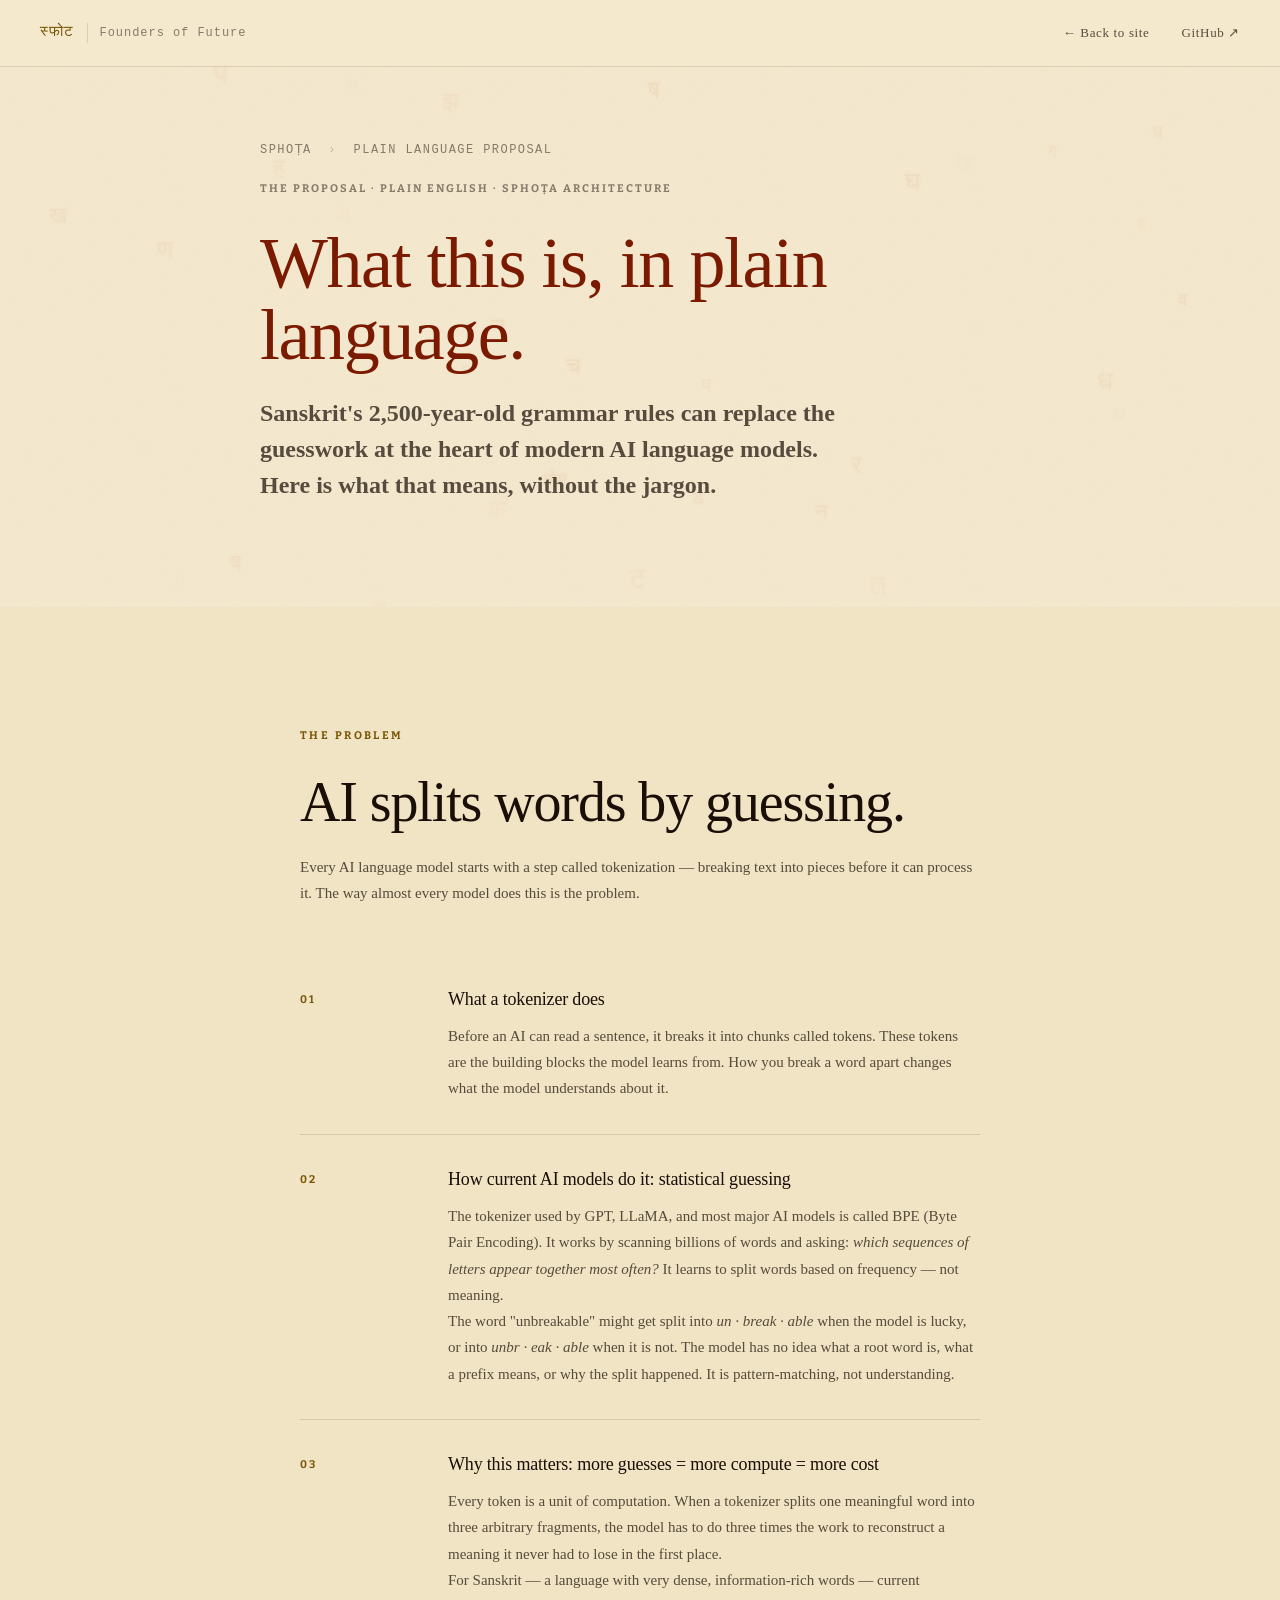
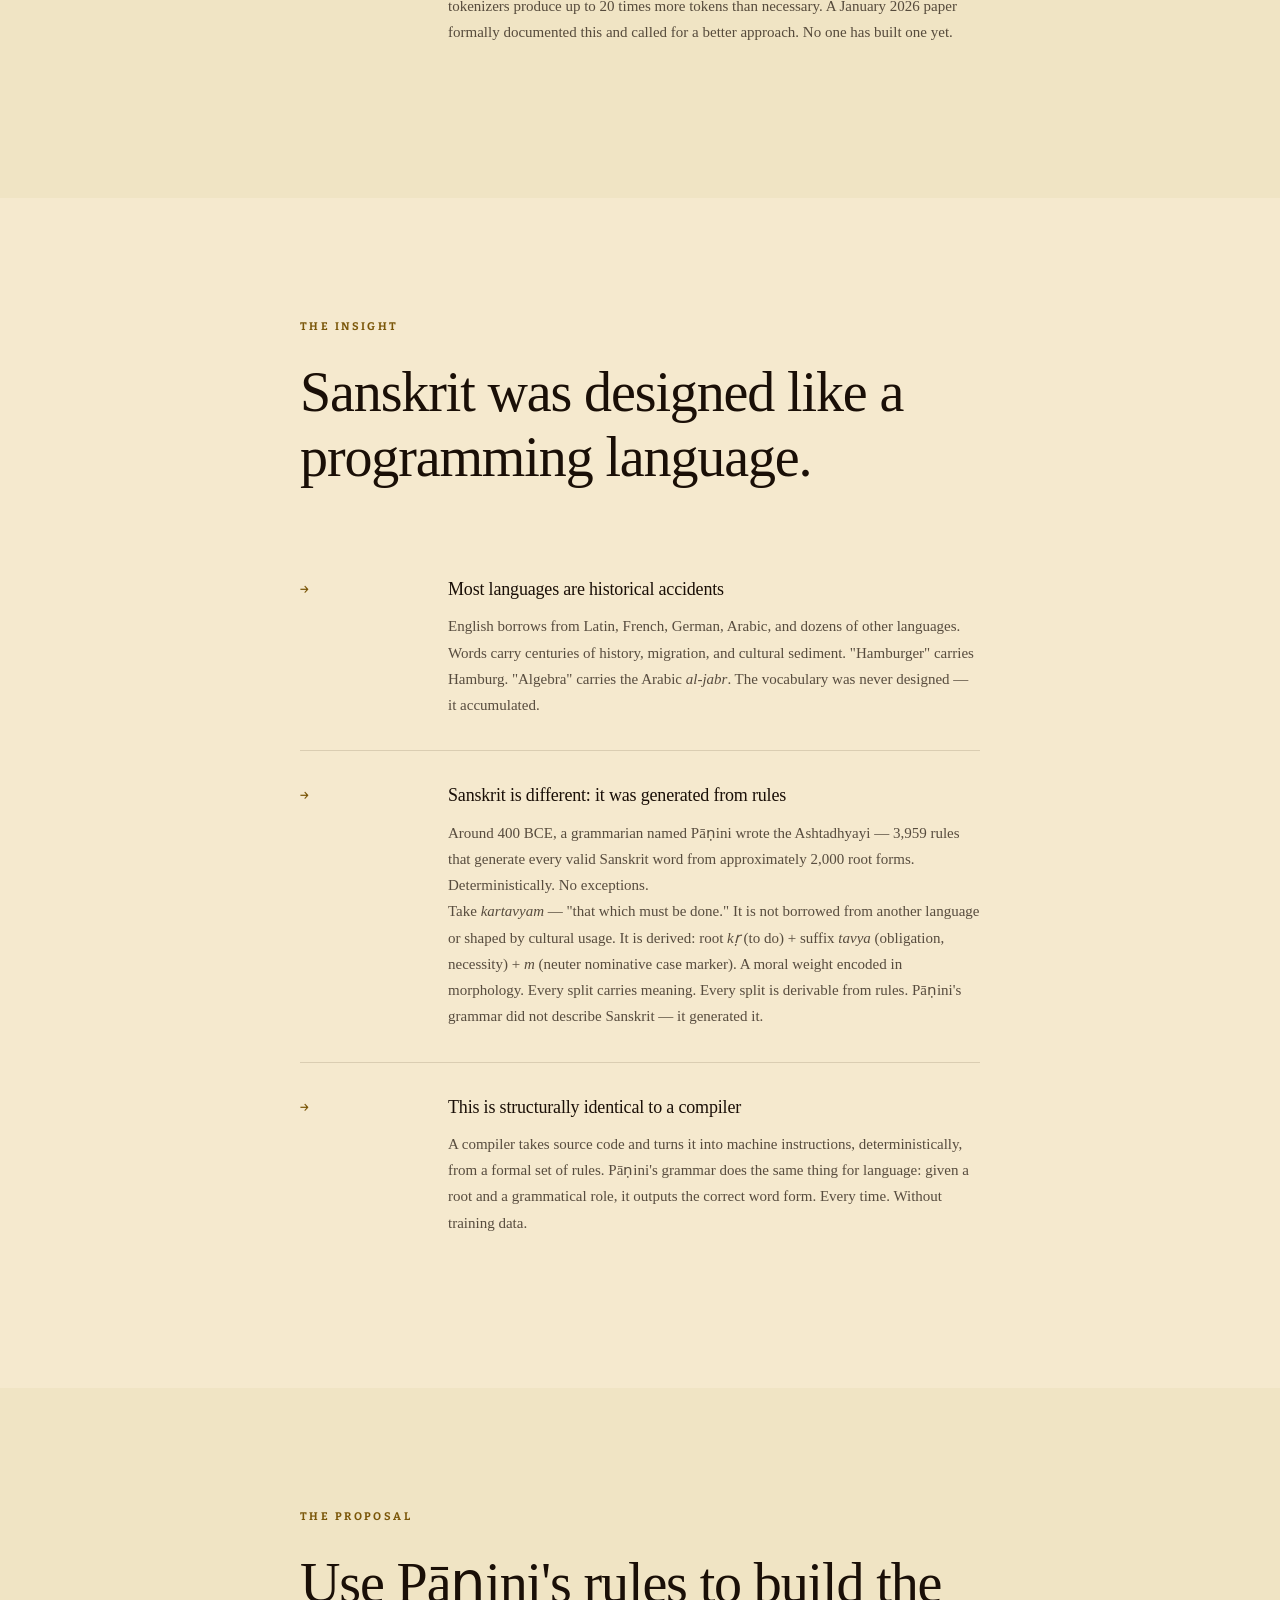
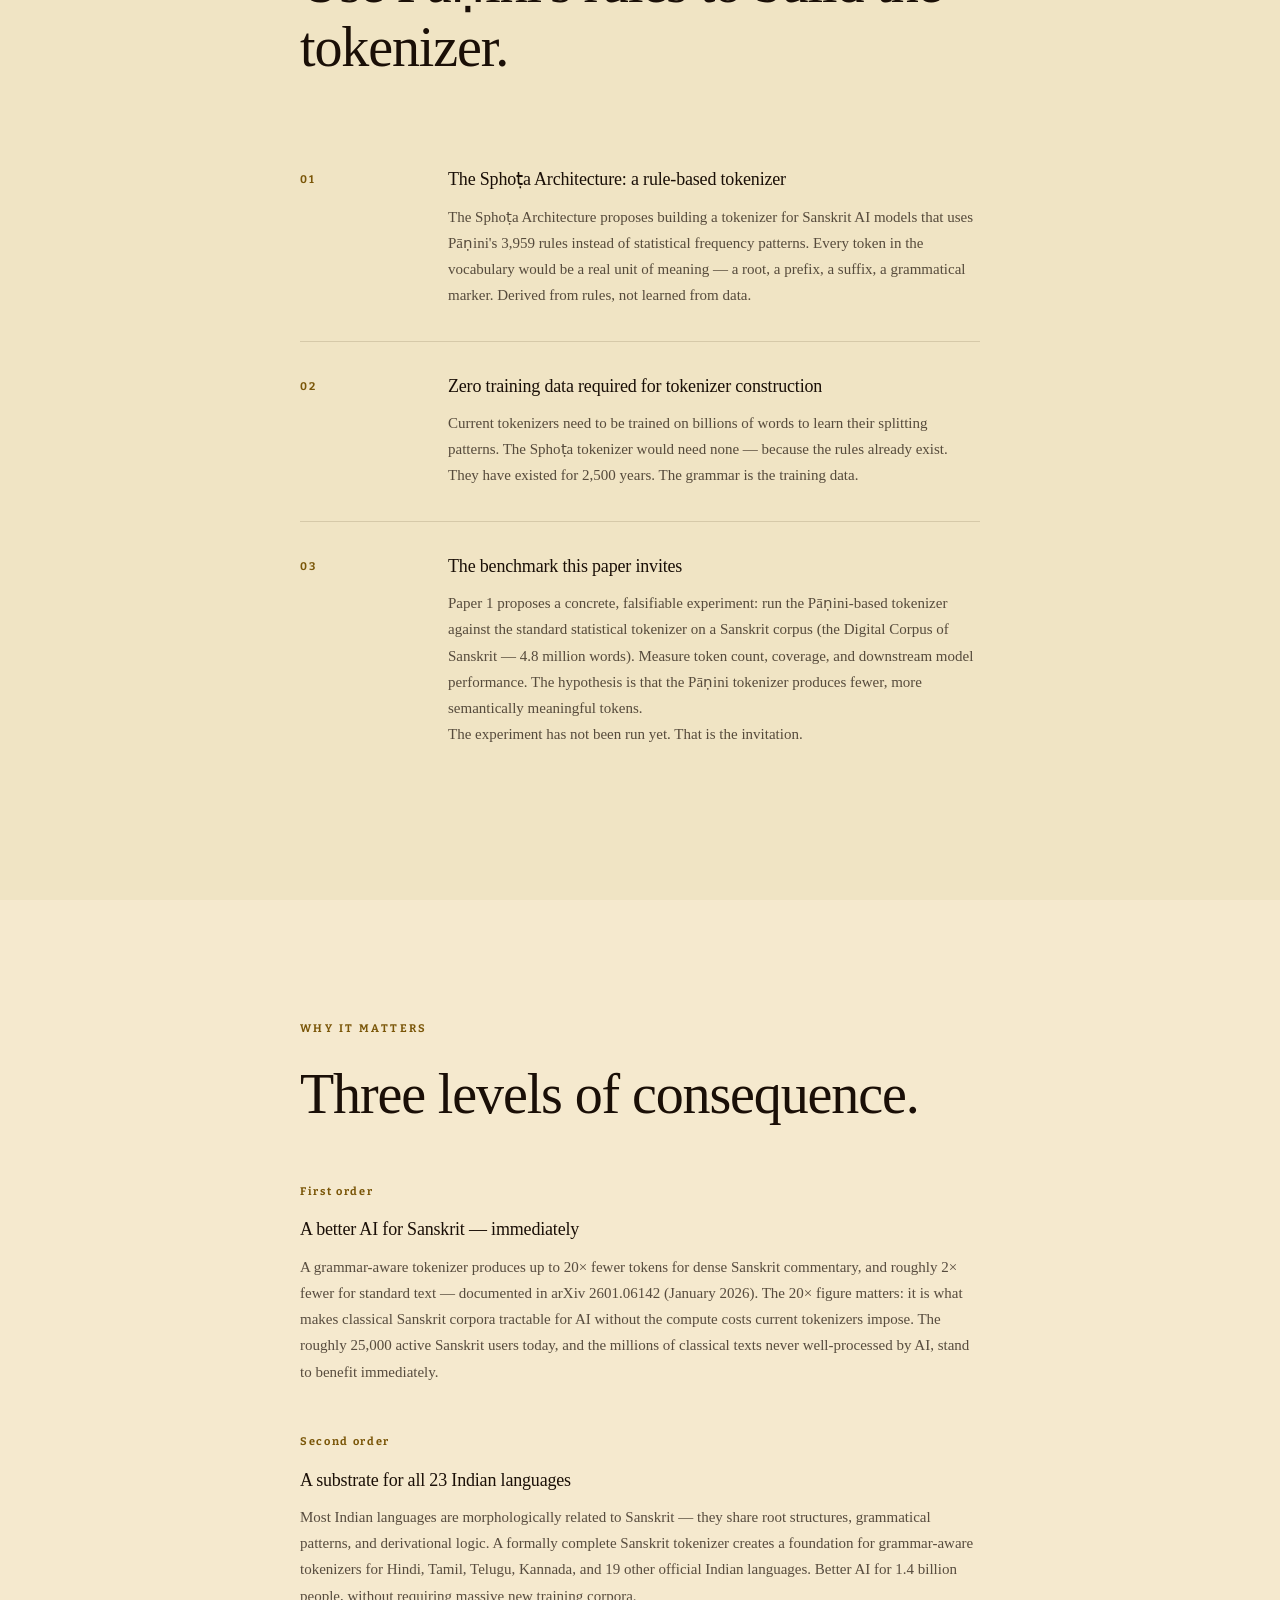
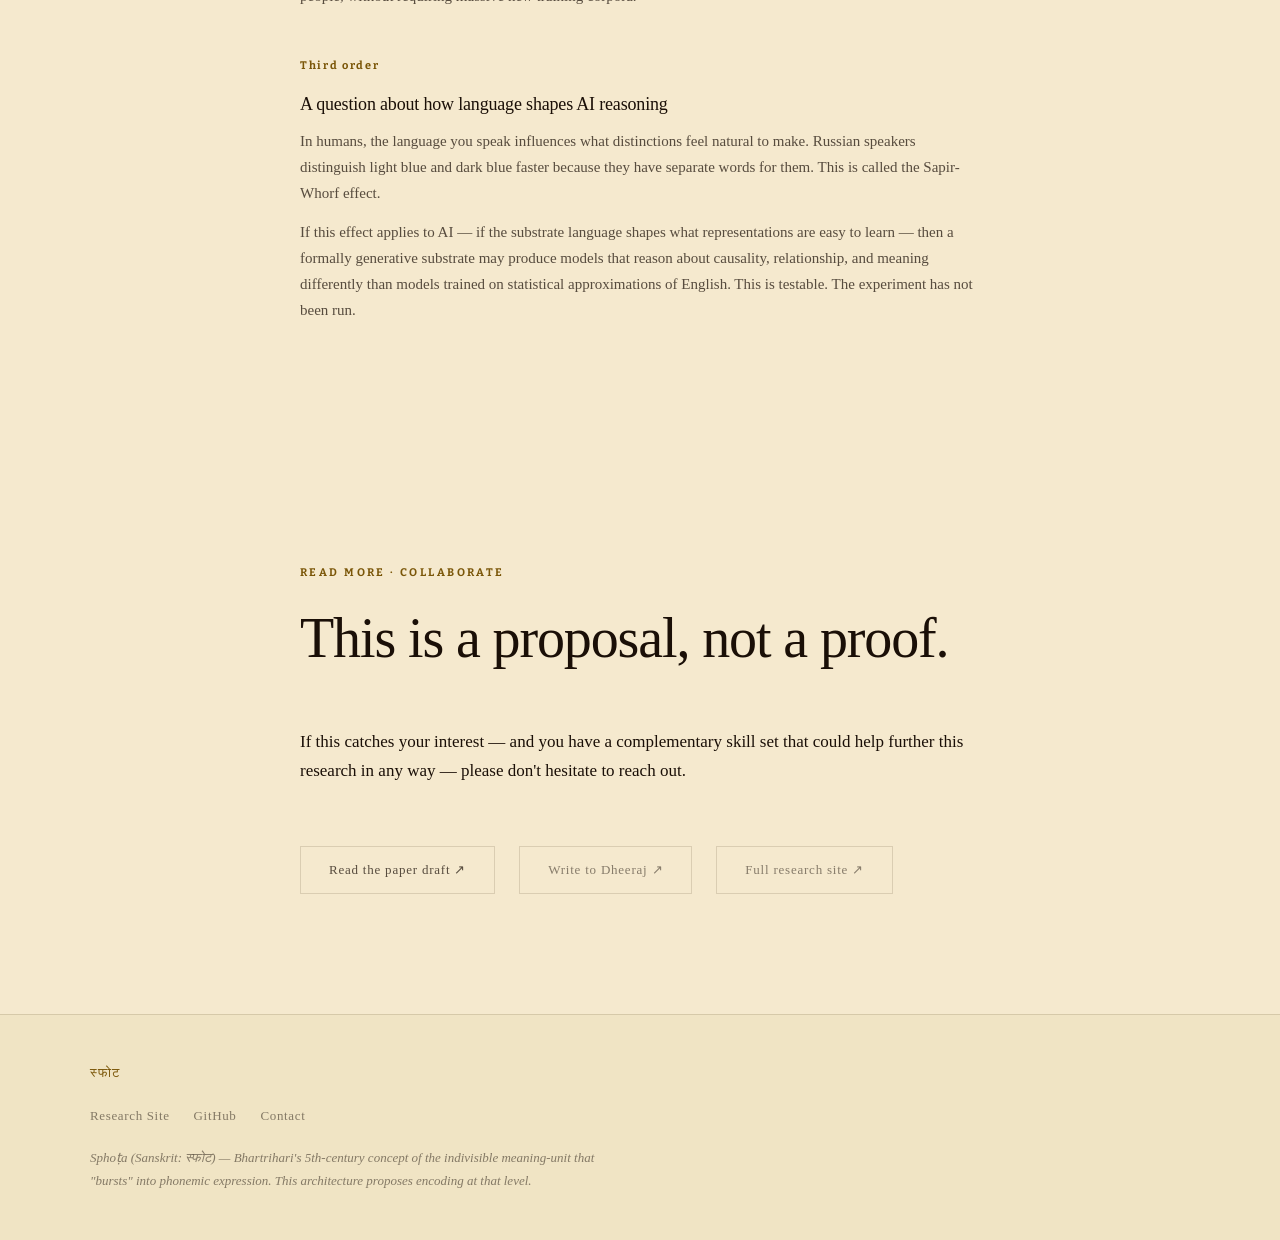
<file: proposal.html>
<!DOCTYPE html>
<html lang="en">
<head>
  <meta charset="UTF-8" />
  <meta name="viewport" content="width=device-width, initial-scale=1.0" />
  <title>The Proposal — Sphoṭa</title>
  <link rel="stylesheet" href="style.css" />
</head>
<body>

  <canvas id="canvas-bg"></canvas>
  <div class="grain"></div>

  <nav>
    <div class="nav-brand">
      <span class="nav-glyph">स्फोट</span>
      <span class="nav-org">Founders of Future</span>
    </div>
    <div class="nav-right">
      <div class="lang-switcher" role="navigation" aria-label="Language">
        <button class="lang-btn active" data-lang="en">EN</button>
        <button class="lang-btn" data-lang="hi">हि</button>
        <button class="lang-btn" data-lang="ta">த</button>
        <button class="lang-btn" data-lang="te">తె</button>
      </div>
      <button class="nav-hamburger" id="nav-toggle" aria-label="Menu">☰</button>
      <div class="nav-links-group" id="nav-links">
        <a href="index.html" class="nav-link">← Back to site</a>
        <a href="https://github.com/lzylabs/sphota-architecture" target="_blank" class="nav-link">GitHub ↗</a>
      </div>
    </div>
  </nav>

  <!-- HERO -->
  <section class="hero hero-slim">
    <div class="hero-inner hero-inner-single">
      <div>
        <p style="font-size: 12px; letter-spacing: 0.12em; color: var(--text-dimmer); font-family: var(--font-mono); margin-bottom: 20px; text-transform: uppercase;">
          <a href="index.html" style="color: var(--text-dimmer); text-decoration: none;">Sphoṭa</a>
          <span style="margin: 0 8px; opacity: 0.4;">›</span>
          Plain Language Proposal
        </p>
        <p class="eyebrow">The Proposal · Plain English · Sphoṭa Architecture</p>
        <h1 class="title" style="font-size: clamp(40px, 6vw, 72px); margin-bottom: 24px;">
          What this is, in plain language.
        </h1>
        <p class="subtitle">
          Sanskrit's 2,500-year-old grammar rules can replace the guesswork
          at the heart of modern AI language models.
          Here is what that means, without the jargon.
        </p>
      </div>
    </div>
  </section>

  <!-- THE PROBLEM -->
  <section class="section dark">
    <div class="container narrow">
      <span class="section-label">The Problem</span>
      <h2>AI splits words by guessing.</h2>
      <p class="section-sub">
        Every AI language model starts with a step called tokenization — breaking text into pieces
        before it can process it. The way almost every model does this is the problem.
      </p>

      <div class="story-steps">
        <div class="story-step">
          <div class="step-num">01</div>
          <div class="step-body">
            <h3>What a tokenizer does</h3>
            <p>
              Before an AI can read a sentence, it breaks it into chunks called tokens.
              These tokens are the building blocks the model learns from.
              How you break a word apart changes what the model understands about it.
            </p>
          </div>
        </div>

        <div class="story-step">
          <div class="step-num">02</div>
          <div class="step-body">
            <h3>How current AI models do it: statistical guessing</h3>
            <p>
              The tokenizer used by GPT, LLaMA, and most major AI models is called BPE
              (Byte Pair Encoding). It works by scanning billions of words and asking:
              <em>which sequences of letters appear together most often?</em>
              It learns to split words based on frequency — not meaning.
            </p>
            <p>
              The word "unbreakable" might get split into <em>un · break · able</em> when the model
              is lucky, or into <em>unbr · eak · able</em> when it is not. The model has no idea
              what a root word is, what a prefix means, or why the split happened.
              It is pattern-matching, not understanding.
            </p>
          </div>
        </div>

        <div class="story-step">
          <div class="step-num">03</div>
          <div class="step-body">
            <h3>Why this matters: more guesses = more compute = more cost</h3>
            <p>
              Every token is a unit of computation. When a tokenizer splits one meaningful word
              into three arbitrary fragments, the model has to do three times the work to
              reconstruct a meaning it never had to lose in the first place.
            </p>
            <p>
              For Sanskrit — a language with very dense, information-rich words — current
              tokenizers produce up to 20 times more tokens than necessary.
              A January 2026 paper formally documented this and called for a better approach.
              No one has built one yet.
            </p>
          </div>
        </div>
      </div>
    </div>
  </section>

  <!-- THE INSIGHT -->
  <section class="section">
    <div class="container narrow">
      <span class="section-label">The Insight</span>
      <h2>Sanskrit was designed like a programming language.</h2>

      <div class="story-steps">
        <div class="story-step">
          <div class="step-num">→</div>
          <div class="step-body">
            <h3>Most languages are historical accidents</h3>
            <p>
              English borrows from Latin, French, German, Arabic, and dozens of other languages.
              Words carry centuries of history, migration, and cultural sediment.
              "Hamburger" carries Hamburg. "Algebra" carries the Arabic <em>al-jabr</em>.
              The vocabulary was never designed — it accumulated.
            </p>
          </div>
        </div>

        <div class="story-step">
          <div class="step-num">→</div>
          <div class="step-body">
            <h3>Sanskrit is different: it was generated from rules</h3>
            <p>
              Around 400 BCE, a grammarian named Pāṇini wrote the Ashtadhyayi —
              3,959 rules that generate every valid Sanskrit word from approximately
              2,000 root forms. Deterministically. No exceptions.
            </p>
            <p>
              Take <em>kartavyam</em> — "that which must be done." It is not borrowed
              from another language or shaped by cultural usage. It is derived: root
              <em>kṛ</em> (to do) + suffix <em>tavya</em> (obligation, necessity) +
              <em>m</em> (neuter nominative case marker). A moral weight encoded in morphology.
              Every split carries meaning. Every split is derivable from rules.
              Pāṇini's grammar did not describe Sanskrit — it generated it.
            </p>
          </div>
        </div>

        <div class="story-step">
          <div class="step-num">→</div>
          <div class="step-body">
            <h3>This is structurally identical to a compiler</h3>
            <p>
              A compiler takes source code and turns it into machine instructions, deterministically,
              from a formal set of rules. Pāṇini's grammar does the same thing for language:
              given a root and a grammatical role, it outputs the correct word form.
              Every time. Without training data.
            </p>
          </div>
        </div>
      </div>
    </div>
  </section>

  <!-- THE PROPOSAL -->
  <section class="section dark">
    <div class="container narrow">
      <span class="section-label">The Proposal</span>
      <h2>Use Pāṇini's rules to build the tokenizer.</h2>

      <div class="story-steps">
        <div class="story-step">
          <div class="step-num">01</div>
          <div class="step-body">
            <h3>The Sphoṭa Architecture: a rule-based tokenizer</h3>
            <p>
              The Sphoṭa Architecture proposes building a tokenizer for Sanskrit AI models
              that uses Pāṇini's 3,959 rules instead of statistical frequency patterns.
              Every token in the vocabulary would be a real unit of meaning —
              a root, a prefix, a suffix, a grammatical marker.
              Derived from rules, not learned from data.
            </p>
          </div>
        </div>

        <div class="story-step">
          <div class="step-num">02</div>
          <div class="step-body">
            <h3>Zero training data required for tokenizer construction</h3>
            <p>
              Current tokenizers need to be trained on billions of words to learn their
              splitting patterns. The Sphoṭa tokenizer would need none — because the
              rules already exist. They have existed for 2,500 years.
              The grammar is the training data.
            </p>
          </div>
        </div>

        <div class="story-step">
          <div class="step-num">03</div>
          <div class="step-body">
            <h3>The benchmark this paper invites</h3>
            <p>
              Paper 1 proposes a concrete, falsifiable experiment:
              run the Pāṇini-based tokenizer against the standard statistical tokenizer
              on a Sanskrit corpus (the Digital Corpus of Sanskrit — 4.8 million words).
              Measure token count, coverage, and downstream model performance.
              The hypothesis is that the Pāṇini tokenizer produces fewer, more
              semantically meaningful tokens.
            </p>
            <p>
              The experiment has not been run yet. That is the invitation.
            </p>
          </div>
        </div>
      </div>
    </div>
  </section>

  <!-- WHY IT MATTERS -->
  <section class="section">
    <div class="container narrow">
      <span class="section-label">Why It Matters</span>
      <h2>Three levels of consequence.</h2>

      <div class="cards">
        <div class="card card-wide">
          <div class="card-num">First order</div>
          <h3>A better AI for Sanskrit — immediately</h3>
          <p>
            A grammar-aware tokenizer produces up to 20× fewer tokens for dense Sanskrit
            commentary, and roughly 2× fewer for standard text — documented in arXiv 2601.06142
            (January 2026). The 20× figure matters: it is what makes classical Sanskrit
            corpora tractable for AI without the compute costs current tokenizers impose.
            The roughly 25,000 active Sanskrit users today, and the millions of classical texts
            never well-processed by AI, stand to benefit immediately.
          </p>
        </div>

        <div class="card card-wide">
          <div class="card-num">Second order</div>
          <h3>A substrate for all 23 Indian languages</h3>
          <p>
            Most Indian languages are morphologically related to Sanskrit —
            they share root structures, grammatical patterns, and derivational logic.
            A formally complete Sanskrit tokenizer creates a foundation for grammar-aware
            tokenizers for Hindi, Tamil, Telugu, Kannada, and 19 other official Indian languages.
            Better AI for 1.4 billion people, without requiring massive new training corpora.
          </p>
        </div>

        <div class="card card-wide">
          <div class="card-num">Third order</div>
          <h3>A question about how language shapes AI reasoning</h3>
          <p>
            In humans, the language you speak influences what distinctions feel natural to make.
            Russian speakers distinguish light blue and dark blue faster because they have
            separate words for them. This is called the Sapir-Whorf effect.
          </p>
          <p>
            If this effect applies to AI — if the substrate language shapes what representations
            are easy to learn — then a formally generative substrate may produce models that
            reason about causality, relationship, and meaning differently than models trained
            on statistical approximations of English. This is testable. The experiment has not
            been run.
          </p>
        </div>
      </div>
    </div>
  </section>

  <!-- LINKS -->
  <section class="section" id="collaborate">
    <div class="container narrow">
      <span class="section-label">Read More · Collaborate</span>
      <h2>This is a proposal, not a proof.</h2>
      <p class="collab-ask">
        If this catches your interest — and you have a complementary skill set that could
        help further this research in any way — please don't hesitate to reach out.
      </p>
      <div class="collab-links">
        <a href="https://github.com/lzylabs/sphota-architecture" target="_blank" class="btn">Read the paper draft ↗</a>
        <a href="mailto:contact@lzylabs.in" class="btn btn-ghost">Write to Dheeraj ↗</a>
        <a href="index.html" class="btn btn-ghost">Full research site ↗</a>
      </div>
    </div>
  </section>

  <!-- FOOTER -->
  <footer>
    <div class="container footer-inner">
      <span class="footer-glyph">स्फोट</span>
      <div class="footer-links">
        <a href="index.html">Research Site</a>
        <a href="https://github.com/lzylabs/sphota-architecture" target="_blank">GitHub</a>
        <a href="mailto:contact@lzylabs.in">Contact</a>
      </div>
      <p class="footer-note">
        Sphoṭa (Sanskrit: स्फोट) — Bhartrihari's 5th-century concept of the
        indivisible meaning-unit that "bursts" into phonemic expression.
        This architecture proposes encoding at that level.
      </p>
    </div>
  </footer>

  <script src="script.js"></script>
</body>
</html>
</file>
<file: style.css>
/* ============================================================
   SPHOṬA — Site Styles
   Themes: parchment (light, default) + dark
   Toggle: data-theme="dark" on <html>
   ============================================================ */

@import url('https://fonts.googleapis.com/css2?family=Bitter:wght@600;700&display=swap');

/* ── LIGHT THEME (default — talapatra parchment) ── */
:root {
  --bg: #F5E9CE;
  --surface: #F0E4C4;
  --surface-2: #EBD9B2;
  --border: rgba(60, 35, 10, 0.14);
  --text: #1A0F07;
  --text-light: rgba(26, 15, 7, 0.78);
  --text-dim: rgba(26, 15, 7, 0.72);
  --text-dimmer: rgba(26, 15, 7, 0.50);
  --accent: #7A5608;
  --accent-dim: rgba(122, 86, 8, 0.12);
  --done: #2D6B42;
  --in-progress: #7A5608;
  --upcoming: rgba(26, 15, 7, 0.18);
  --title-color: #7A1A00;

  --nav-bg: rgba(245, 233, 206, 0.92);
  --nav-dropdown-bg: rgba(245, 233, 206, 0.98);
  --card-hover: #D8BE88;
  --token-demo-bg: var(--surface);

  --font-sans: 'Georgia', serif;
  --font-slab: 'Bitter', 'Rockwell', Georgia, serif;
  --font-mono: 'Courier New', monospace;
  --radius: 4px;
  --max-width: 1100px;
}

/* ── DARK THEME ── */
:root[data-theme="dark"] {
  --bg: #080808;
  --surface: #0f0f0f;
  --surface-2: #161616;
  --border: rgba(255, 255, 255, 0.08);
  --text: #F5E6C0;
  --text-light: rgba(245, 230, 192, 0.90);
  --text-dim: rgba(245, 230, 192, 0.75);
  --text-dimmer: rgba(245, 230, 192, 0.50);
  --accent: #E8B860;
  --accent-dim: rgba(232, 184, 96, 0.15);
  --done: #7aad8a;
  --in-progress: #E8B860;
  --upcoming: rgba(245, 230, 192, 0.25);
  --title-color: #F5E6C0;

  --nav-bg: rgba(8, 8, 8, 0.70);
  --nav-dropdown-bg: rgba(8, 8, 8, 0.97);
  --card-hover: #121212;
  --token-demo-bg: rgba(15, 15, 15, 0.7);
}

*, *::before, *::after { box-sizing: border-box; margin: 0; padding: 0; }

html { scroll-behavior: smooth; }

body {
  background: var(--bg);
  color: var(--text);
  font-family: var(--font-sans);
  font-size: 20px;
  line-height: 1.7;
  overflow-x: hidden;
}

/* ── CANVAS BACKGROUND ── */
#canvas-bg {
  position: fixed;
  inset: 0;
  z-index: 0;
  width: 100%;
  height: 100%;
  pointer-events: none;
}

/* ── GRAIN OVERLAY ── */
.grain {
  position: fixed;
  inset: 0;
  z-index: 1;
  pointer-events: none;
  opacity: 0.06;
  background-image: url("data:image/svg+xml,%3Csvg viewBox='0 0 256 256' xmlns='http://www.w3.org/2000/svg'%3E%3Cfilter id='noise'%3E%3CfeTurbulence type='fractalNoise' baseFrequency='0.9' numOctaves='4' stitchTiles='stitch'/%3E%3C/filter%3E%3Crect width='100%25' height='100%25' filter='url(%23noise)' opacity='1'/%3E%3C/svg%3E");
  background-size: 200px 200px;
}

/* ── Z-INDEX STACK ── */
nav, .hero, .section, footer { position: relative; z-index: 2; }

/* ── NAV ── */
nav {
  position: fixed;
  top: 0; left: 0; right: 0;
  z-index: 100;
  display: flex;
  align-items: center;
  justify-content: space-between;
  padding: 20px 40px;
  border-bottom: 1px solid var(--border);
  backdrop-filter: blur(12px);
  background: var(--nav-bg);
}

.nav-brand {
  display: flex;
  align-items: center;
  gap: 12px;
}

.nav-glyph {
  font-size: 15px;
  letter-spacing: 0.1em;
  color: var(--accent);
  font-family: var(--font-mono);
}

.nav-org {
  font-size: 12px;
  letter-spacing: 0.08em;
  color: var(--text-dimmer);
  font-family: var(--font-mono);
  border-left: 1px solid var(--border);
  padding-left: 12px;
}

.nav-right {
  display: flex;
  align-items: center;
  gap: 1.25rem;
}

.nav-links-group {
  display: flex;
  align-items: center;
  gap: 32px;
}

.nav-link {
  font-size: 13px;
  color: var(--text-dim);
  text-decoration: none;
  letter-spacing: 0.05em;
  transition: color 0.2s;
}
.nav-link:hover { color: var(--text); }

/* ── THEME TOGGLE ── */
.theme-toggle {
  background: none;
  border: 1px solid var(--border);
  color: var(--text-dim);
  padding: 5px 10px;
  cursor: pointer;
  font-size: 13px;
  letter-spacing: 0.05em;
  font-family: var(--font-slab);
  font-weight: 600;
  border-radius: var(--radius);
  transition: border-color 0.2s, color 0.2s;
  white-space: nowrap;
}
.theme-toggle:hover {
  border-color: var(--accent);
  color: var(--accent);
}
.nav-demo {
  background: var(--accent);
  color: var(--bg) !important;
  padding: 5px 12px;
  border-radius: var(--radius);
  font-weight: 600;
  transition: opacity 0.2s;
}
.nav-demo:hover { opacity: 0.85; }

/* ── MOBILE NAV ── */
.nav-hamburger {
  display: none;
  background: none;
  border: 1px solid var(--border);
  color: var(--text-dim);
  padding: 6px 10px;
  cursor: pointer;
  font-size: 16px;
  line-height: 1;
  border-radius: var(--radius);
}

@media (max-width: 768px) {
  .nav-hamburger { display: block; }
  .nav-links-group {
    display: none;
    position: absolute;
    top: 100%;
    right: 0;
    background: var(--nav-dropdown-bg);
    border: 1px solid var(--border);
    border-top: none;
    padding: 12px 20px;
    flex-direction: column;
    gap: 12px;
    min-width: 180px;
  }
  .nav-links-group.open { display: flex; }
  .theme-toggle { font-size: 12px; padding: 4px 8px; }
}

/* ── HERO ── */
.hero {
  min-height: 100vh;
  display: flex;
  align-items: center;
  padding: 120px 60px 80px;
}

.hero-inner {
  width: 100%;
  max-width: var(--max-width);
  margin: 0 auto;
  display: grid;
  grid-template-columns: 1fr 420px;
  gap: 64px;
  align-items: center;
}

.hero-left { max-width: 620px; }

.eyebrow {
  font-size: 11px;
  font-family: var(--font-slab);
  font-weight: 700;
  letter-spacing: 0.18em;
  text-transform: uppercase;
  color: var(--text-dimmer);
  margin-bottom: 28px;
}

.title {
  font-size: clamp(64px, 10vw, 120px);
  font-weight: normal;
  line-height: 1;
  letter-spacing: -0.02em;
  color: var(--title-color);
  margin-bottom: 32px;
}

.subtitle {
  font-size: clamp(18px, 2.5vw, 24px);
  font-weight: 600;
  color: var(--text-dim);
  line-height: 1.5;
  margin-bottom: 24px;
  max-width: 600px;
}

.thesis {
  font-size: 16px;
  color: var(--text-dim);
  line-height: 1.8;
  max-width: 520px;
  margin-bottom: 48px;
}

.thesis em {
  color: var(--accent);
  font-style: normal;
}

/* ── HERO STATS ── */
.hero-stats {
  display: flex;
  gap: 40px;
  border: none;
  margin-bottom: 40px;
  max-width: 580px;
}

.hero-stat {
  flex: 1;
  padding: 0;
  display: flex;
  flex-direction: column;
  gap: 6px;
}

.stat-num {
  font-family: var(--font-mono);
  font-size: 35px;
  font-weight: bold;
  color: var(--accent);
  line-height: 1;
  letter-spacing: -0.02em;
}

.stat-label {
  font-size: 15px;
  color: var(--text-dimmer);
  line-height: 1.5;
}
.stat-label em {
  font-style: normal;
  color: var(--text-dimmer);
  display: block;
  margin-top: 2px;
}

@media (max-width: 600px) {
  .hero-stats { flex-direction: column; gap: 24px; max-width: 100%; }
  .stat-num { font-size: 28px; }
}

.scroll-cue {
  display: inline-block;
  font-size: 16px;
  letter-spacing: 0.06em;
  color: var(--title-color);
  text-decoration: none;
  border-bottom: 2px solid var(--title-color);
  padding-bottom: 4px;
  transition: opacity 0.2s;
}
.scroll-cue:hover { opacity: 0.7; }

/* ── HERO RIGHT — TOKEN DEMO ── */
.hero-right {
  display: flex;
  flex-direction: column;
  gap: 20px;
}

.token-demo {
  border: 1px solid var(--border);
  background: var(--token-demo-bg);
  padding: 28px;
  display: flex;
  flex-direction: column;
  gap: 20px;
}

.demo-label {
  font-size: 11px;
  letter-spacing: 0.15em;
  text-transform: uppercase;
  color: var(--text-dimmer);
  font-family: var(--font-slab);
  font-weight: 700;
}

.demo-word {
  font-size: 22px;
  color: var(--text);
  letter-spacing: -0.01em;
}
.demo-meaning {
  font-size: 14px;
  color: var(--text-dimmer);
}

.demo-col {
  display: flex;
  flex-direction: column;
  gap: 10px;
}

.demo-col-head {
  font-size: 12px;
  font-family: var(--font-slab);
  font-weight: 700;
  letter-spacing: 0.06em;
  padding: 6px 10px;
  display: flex;
  align-items: center;
  justify-content: space-between;
}
.demo-col-head span {
  font-size: 10px;
  letter-spacing: 0.1em;
  opacity: 0.6;
}
.demo-col-head.bad  { background: rgba(140,30,30,0.08); color: #8B1A1A; border-left: 2px solid #8B1A1A; }
.demo-col-head.good { background: rgba(30,100,60,0.08); color: var(--done); border-left: 2px solid var(--done); }

:root[data-theme="dark"] .demo-col-head.bad  { color: #c47070; background: rgba(180,80,80,0.08); border-left-color: #b45050; }
:root[data-theme="dark"] .demo-col-head.good { background: rgba(122,173,138,0.08); }

.demo-tokens {
  display: flex;
  flex-wrap: wrap;
  gap: 6px;
}

.tok {
  font-family: var(--font-mono);
  font-size: 13px;
  padding: 4px 10px;
  border-radius: 2px;
  display: inline-flex;
  flex-direction: column;
  align-items: center;
  gap: 2px;
}
.tok em {
  font-style: normal;
  font-size: 9px;
  letter-spacing: 0.1em;
  text-transform: uppercase;
  opacity: 0.65;
}
.tok.bad  { background: rgba(140,30,30,0.08); color: #8B1A1A; border: 1px solid rgba(140,30,30,0.22); }
.tok.good { background: rgba(30,100,60,0.08); color: var(--done); border: 1px solid rgba(30,100,60,0.22); }

:root[data-theme="dark"] .tok.bad  { color: #c47070; background: rgba(180,80,80,0.10); border-color: rgba(180,80,80,0.2); }
:root[data-theme="dark"] .tok.good { background: rgba(122,173,138,0.10); border-color: rgba(122,173,138,0.2); }

.demo-note {
  font-size: 12px;
  color: var(--text-dimmer);
  line-height: 1.6;
}

.hero-quote {
  border-left: 2px solid var(--accent);
  padding: 16px 20px;
  background: var(--accent-dim);
  font-size: 14px;
  color: var(--text-dim);
  line-height: 1.7;
  font-style: italic;
}
.hero-quote cite {
  display: block;
  margin-top: 8px;
  font-style: normal;
  font-size: 12px;
  font-family: var(--font-slab);
  font-weight: 700;
  color: var(--accent);
  letter-spacing: 0.05em;
}

/* ── SECTIONS ── */
.section { padding: 120px 40px; }
.section.dark { background: var(--surface); }

.container { max-width: var(--max-width); margin: 0 auto; }
.container.narrow { max-width: 680px; }

.section-label {
  display: block;
  font-size: 11px;
  font-family: var(--font-slab);
  font-weight: 700;
  letter-spacing: 0.22em;
  text-transform: uppercase;
  color: var(--accent);
  margin-bottom: 24px;
}

h2 {
  font-size: clamp(32px, 5vw, 56px);
  font-weight: normal;
  line-height: 1.15;
  letter-spacing: -0.02em;
  margin-bottom: 56px;
  color: var(--text);
}

.section-sub {
  font-size: 16px;
  color: var(--text-dim);
  margin-top: -36px;
  margin-bottom: 48px;
}

/* ── CARDS ── */
.cards {
  display: grid;
  grid-template-columns: repeat(2, 1fr);
  gap: 48px 64px;
  background: none;
  border: none;
}

.card {
  background: none;
  padding: 0;
}

.card-wide { grid-column: 1 / -1; }

.card-num {
  font-family: var(--font-slab);
  font-weight: 700;
  font-size: 11px;
  letter-spacing: 0.15em;
  color: var(--accent);
  margin-bottom: 16px;
}

.card h3 {
  font-size: 20px;
  font-weight: normal;
  margin-bottom: 16px;
  color: var(--text);
  letter-spacing: -0.01em;
}

.card p {
  font-size: 15px;
  color: var(--text-dim);
  line-height: 1.75;
}
.card p + p { margin-top: 12px; }

/* ── TRACK ITEMS ── */
.tracks {
  display: grid;
  grid-template-columns: repeat(3, 1fr);
  gap: 40px;
}

.track-label {
  font-size: 11px;
  font-family: var(--font-slab);
  font-weight: 700;
  letter-spacing: 0.15em;
  text-transform: uppercase;
  color: var(--text-dimmer);
  margin-bottom: 20px;
  border-bottom: 1px solid var(--border);
  padding-bottom: 12px;
}

.track-items { display: flex; flex-direction: column; gap: 8px; }

.track-item {
  display: flex;
  align-items: flex-start;
  gap: 12px;
  font-size: 14px;
  line-height: 1.5;
  color: var(--text-dim);
  padding: 10px 0;
  border-bottom: 1px solid var(--border);
}
.track-item:last-child { border-bottom: none; }

.track-item .status {
  flex-shrink: 0;
  width: 18px;
  height: 18px;
  border-radius: 50%;
  margin-top: 2px;
  display: flex;
  align-items: center;
  justify-content: center;
  font-size: 10px;
}

.track-item.done .status   { background: rgba(45,107,66,0.12); border: 1px solid var(--done); color: var(--done); }
.track-item.active .status { background: rgba(122,86,8,0.10); border: 1px solid var(--in-progress); color: var(--in-progress); }
:root[data-theme="dark"] .track-item.active .status { background: rgba(200,169,122,0.10); }
.track-item.upcoming .status { border: 1px solid var(--border); color: var(--text-dimmer); }

.track-item.done .label     { color: var(--text-dim); }
.track-item.active .label   { color: var(--text); }
.track-item.upcoming .label { color: var(--text-dimmer); }

.track-item .meta {
  display: block;
  font-size: 11px;
  font-family: var(--font-mono);
  color: var(--text-dimmer);
  margin-top: 2px;
}

/* ── BUTTON ── */
.btn {
  display: inline-block;
  margin-top: 32px;
  padding: 12px 28px;
  border: 1px solid var(--border);
  color: var(--text-dim);
  text-decoration: none;
  font-size: 13px;
  letter-spacing: 0.06em;
  transition: border-color 0.2s, color 0.2s, background 0.2s;
}
.btn:hover { border-color: var(--accent); color: var(--accent); background: var(--accent-dim); }

.btn-ghost { border-color: var(--border); color: var(--text-dimmer); }
.btn-ghost:hover { border-color: var(--accent); color: var(--accent); background: var(--accent-dim); }

/* ── FOOTER ── */
footer {
  border-top: 1px solid var(--border);
  padding: 48px 40px;
  background: var(--surface);
}

.footer-inner { display: flex; flex-direction: column; gap: 20px; }

.footer-glyph { font-family: var(--font-mono); font-size: 13px; letter-spacing: 0.12em; color: var(--accent); }

.footer-links { display: flex; gap: 24px; }
.footer-links a { font-size: 13px; color: var(--text-dimmer); text-decoration: none; letter-spacing: 0.05em; transition: color 0.2s; }
.footer-links a:hover { color: var(--text); }

.footer-note { font-size: 13px; color: var(--text-dimmer); max-width: 540px; line-height: 1.7; font-style: italic; }

/* ── ANIMATIONS ── */
@keyframes fadeUp {
  from { opacity: 0; transform: translateY(24px); }
  to   { opacity: 1; transform: translateY(0); }
}
.hero-inner > * { opacity: 0; animation: fadeUp 0.8s ease forwards; }
.hero-inner > *:nth-child(1) { animation-delay: 0.1s; }
.hero-inner > *:nth-child(2) { animation-delay: 0.25s; }
.hero-inner > *:nth-child(3) { animation-delay: 0.4s; }
.hero-inner > *:nth-child(4) { animation-delay: 0.55s; }
.hero-inner > *:nth-child(5) { animation-delay: 0.7s; }

/* ── PROPOSAL PAGE HERO ── */
.hero-slim { min-height: 50vh; padding-top: 140px; padding-bottom: 80px; }
.hero-inner-single { grid-template-columns: 1fr; max-width: 760px; }

/* ── RESPONSIVE ── */
@media (max-width: 900px) {
  nav { padding: 16px 24px; }
  .hero { padding: 100px 24px 60px; }
  .hero-inner { grid-template-columns: 1fr; gap: 40px; }
  .hero-left { max-width: 100%; }
  .section { padding: 80px 24px; }
  .cards { grid-template-columns: 1fr; gap: 40px; }
  .card-wide { grid-column: auto; }
  .tracks { grid-template-columns: 1fr; gap: 40px; }
  footer { padding: 40px 24px; }
  h2 { margin-bottom: 36px; }
}

@media (max-width: 600px) {
  nav { padding: 14px 20px; }
  .nav-glyph { font-size: 13px; }
  .hero { padding: 90px 20px 48px; }
  .title { font-size: 48px; }
  .subtitle { font-size: 17px; }
  .thesis { font-size: 14px; }
  .section { padding: 60px 20px; }
  .container.narrow { max-width: 100%; }
  .story-step { grid-template-columns: 1fr; gap: 6px; padding: 24px 20px; }
  .step-num { padding-top: 0; }
  .collab-links { flex-direction: column; }
  .collab-links .btn { text-align: center; }
  .tracks { gap: 32px; }
  footer { padding: 36px 20px; }
  .footer-links { gap: 16px; }
  .btn { margin-top: 24px; padding: 14px 24px; font-size: 14px; }
}

/* ── ORIGIN STORY STEPS ── */
.story-steps { display: flex; flex-direction: column; border: none; }

.story-step {
  display: grid;
  grid-template-columns: 120px 1fr;
  gap: 28px;
  padding: 32px 0;
  border-bottom: 1px solid var(--border);
}
.story-step:last-child { border-bottom: none; }

@media (max-width: 600px) {
  .story-step { grid-template-columns: 1fr; gap: 8px; padding: 24px 0; }
}

.step-num {
  font-family: var(--font-slab);
  font-weight: 700;
  font-size: 11px;
  letter-spacing: 0.15em;
  color: var(--accent);
  padding-top: 4px;
}

.step-body h3 {
  font-size: 17px;
  font-weight: normal;
  color: var(--text);
  margin-bottom: 10px;
  letter-spacing: -0.01em;
}

.step-body p { font-size: 15px; color: var(--text-dim); line-height: 1.75; }

/* ── COLLABORATE ── */
#collaborate p { color: var(--text-dim); font-size: 16px; margin-bottom: 16px; }

.collab-ask { color: var(--text) !important; font-size: 17px !important; margin: 28px 0 !important; }

.collab-links { display: flex; gap: 24px; flex-wrap: wrap; align-items: center; }

/* ── WHO ── */
#who p { color: var(--text-dim); margin-bottom: 16px; font-size: 16px; }

/* ── STORY LINK ── */
.story-link {
  color: var(--accent);
  text-decoration: none;
  border-bottom: 1px solid rgba(122,86,8,0.35);
  padding-bottom: 2px;
  transition: border-color 0.2s;
}
:root[data-theme="dark"] .story-link { border-bottom-color: rgba(232,184,96,0.35); }
.story-link:hover { border-color: var(--accent); }

/* ── LANGUAGE SWITCHER — hidden, preserved ── */
.lang-switcher { display: none; }

/* ── UI STANDARDIZATION ── */
.section p, .card p, .step-body p, #who p, #collaborate p, #intuition p {
  font-size: 15px;
  line-height: 1.75;
  color: var(--text-dim);
}

.card h3, .step-body h3 {
  font-size: 18px;
  font-weight: normal;
  color: var(--text);
  margin-bottom: 12px;
  letter-spacing: -0.01em;
  line-height: 1.35;
}

.token-demo, .claim-box { border: 1px solid var(--border); }

/* Status items (paper.html) */
.status-item {
  background: var(--surface-2) !important;
  border: 1px solid var(--border) !important;
  border-radius: 0 !important;
  padding: 28px 32px !important;
}
.status-item h4 { font-size: 16px; font-weight: normal; color: var(--text); margin-bottom: 8px; letter-spacing: -0.01em; }
.status-item p  { font-size: 14px !important; color: var(--text-dim) !important; line-height: 1.7 !important; margin: 0 !important; }

.references-list li { border-left: 2px solid var(--border); padding-left: 1.25rem; color: var(--text-dim); font-size: 14px; line-height: 1.7; }
.references-list li strong { color: var(--accent); font-weight: normal; letter-spacing: 0.01em; margin-bottom: 4px; display: block; }

@media (max-width: 900px) {
  .status-item { padding: 22px 24px !important; }
}
</file>
